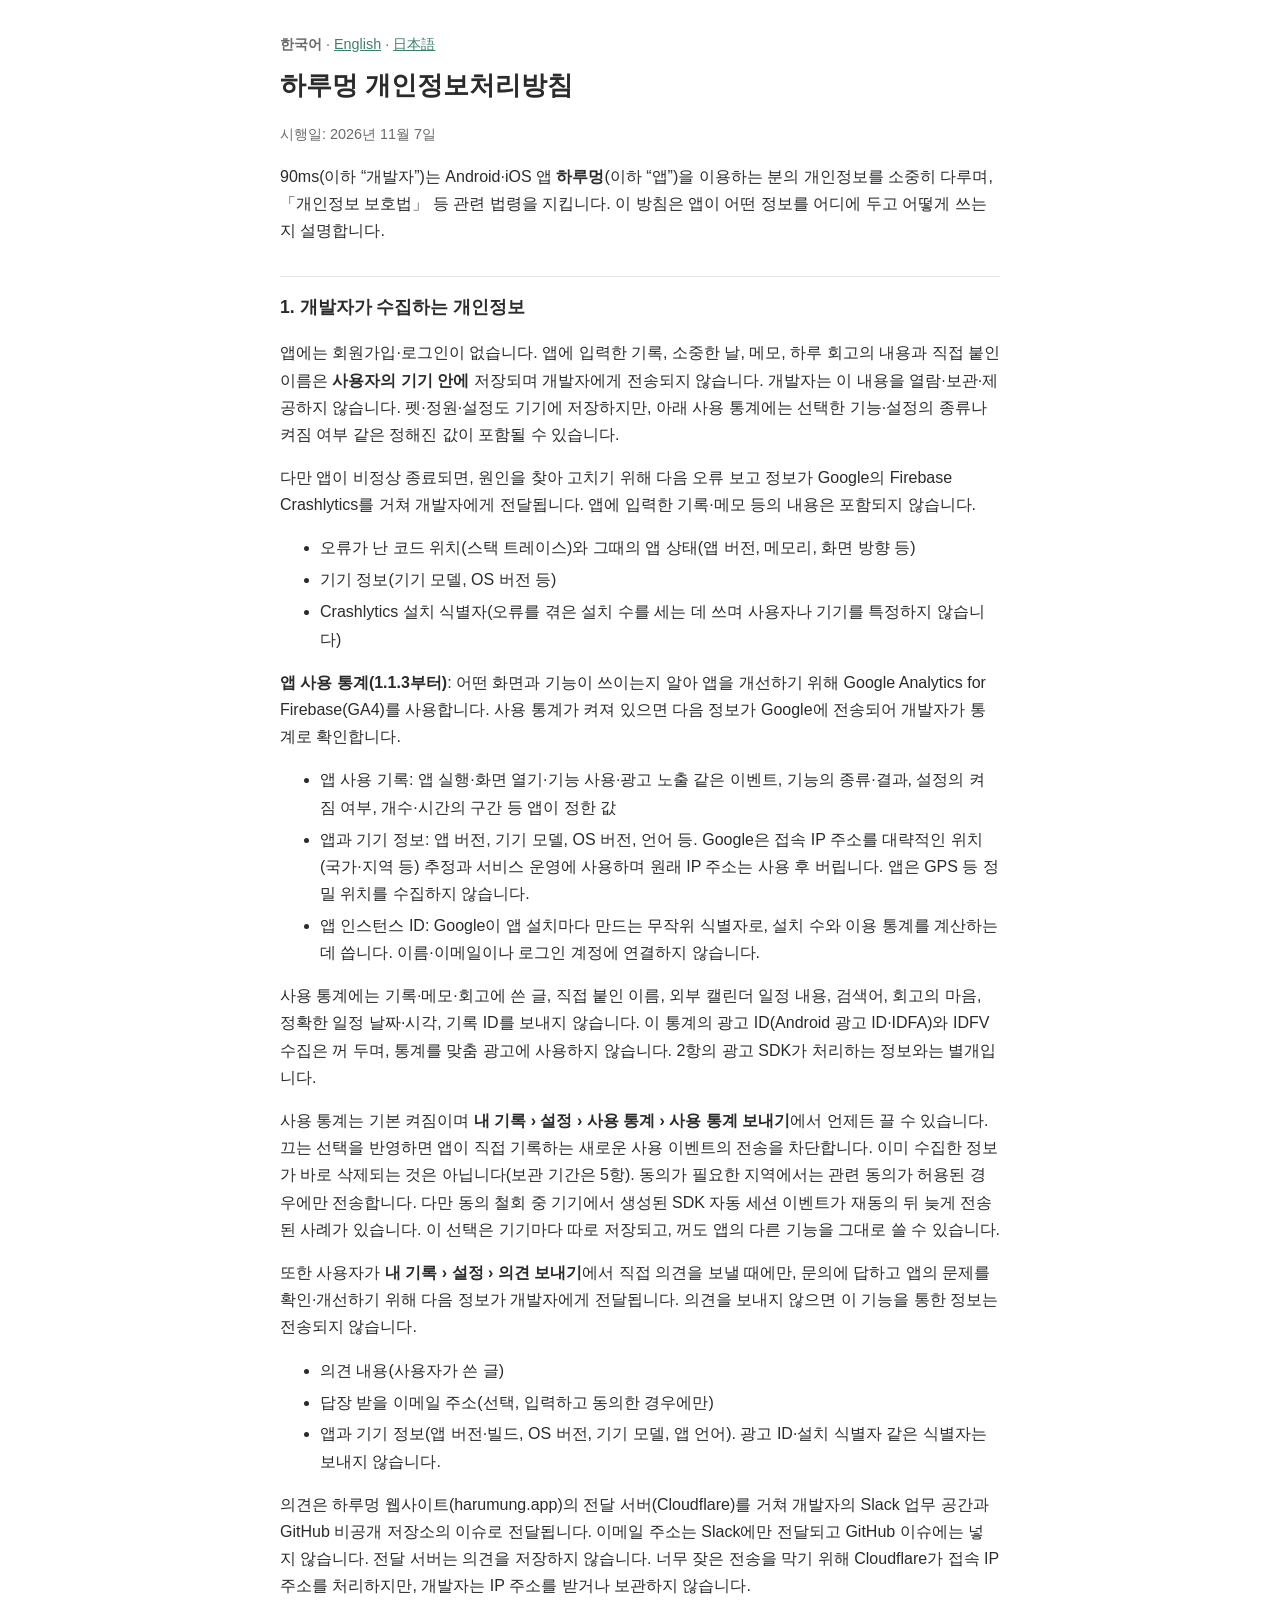
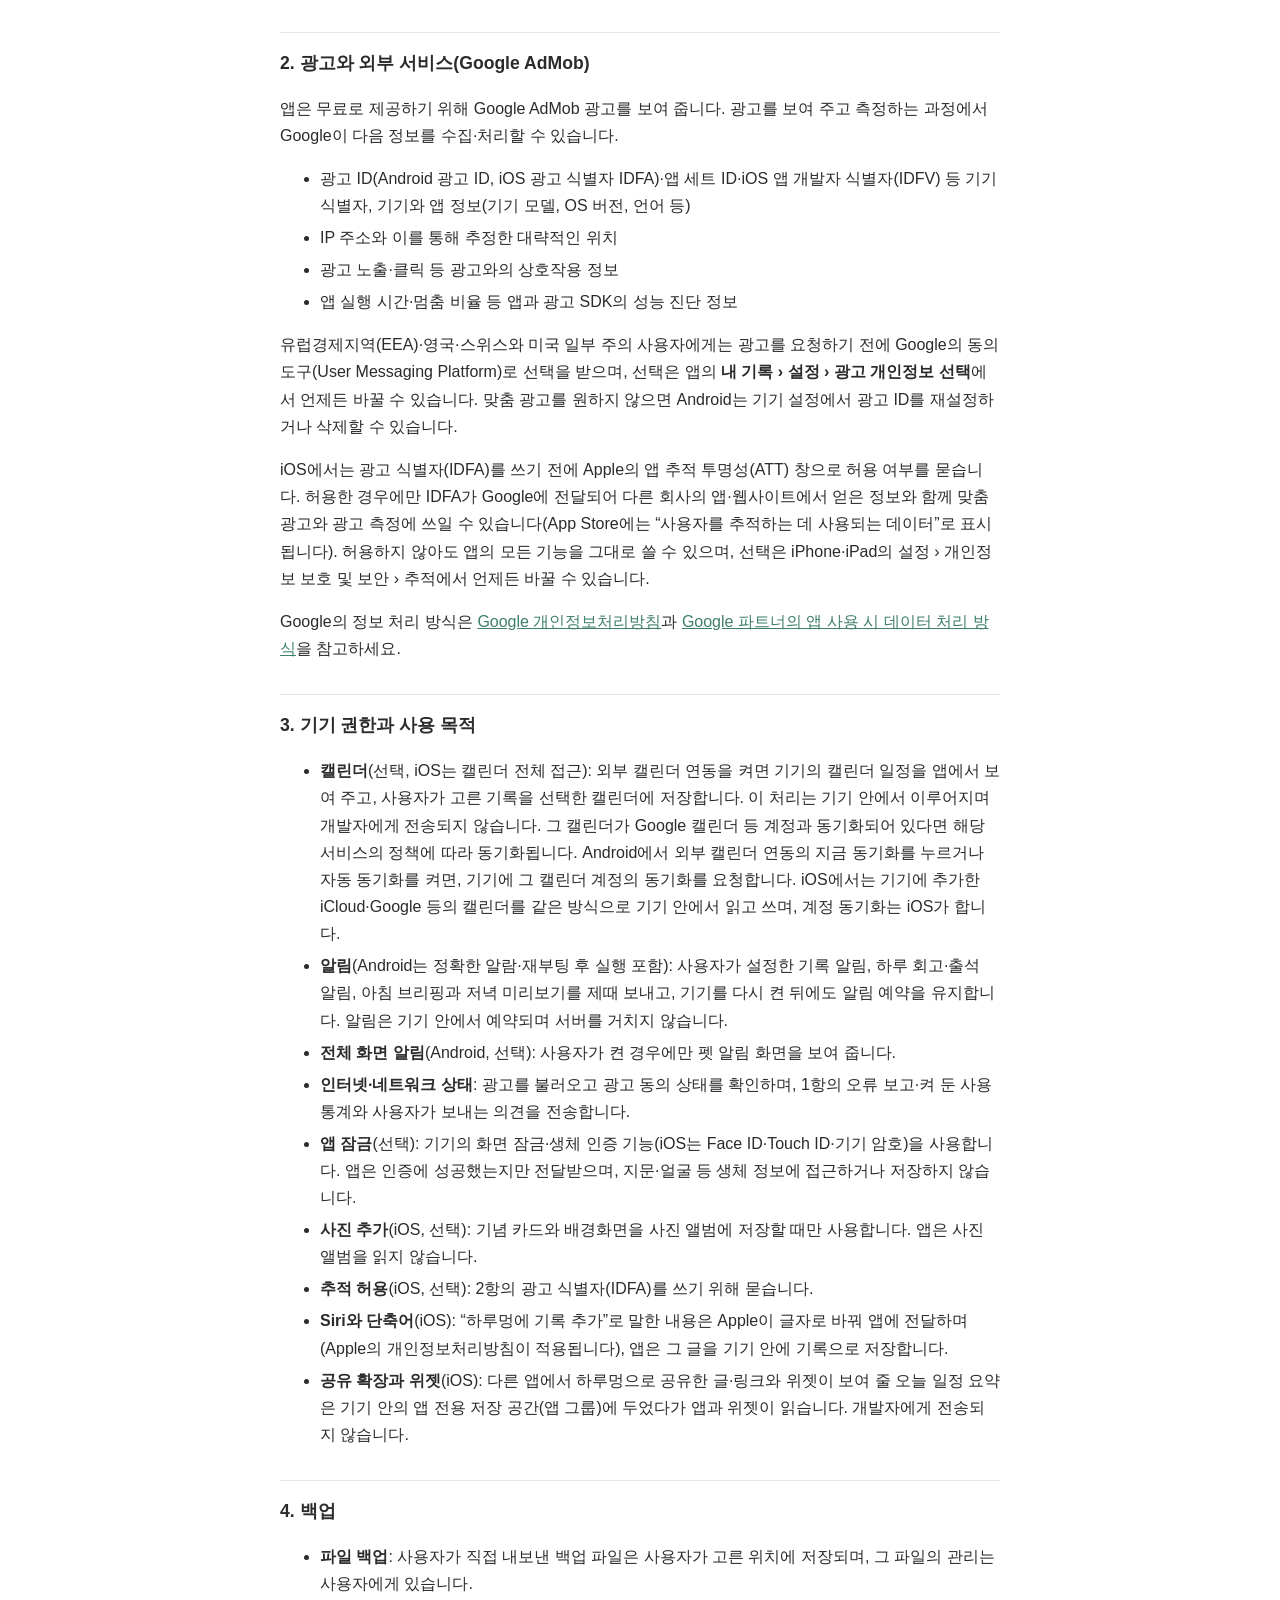
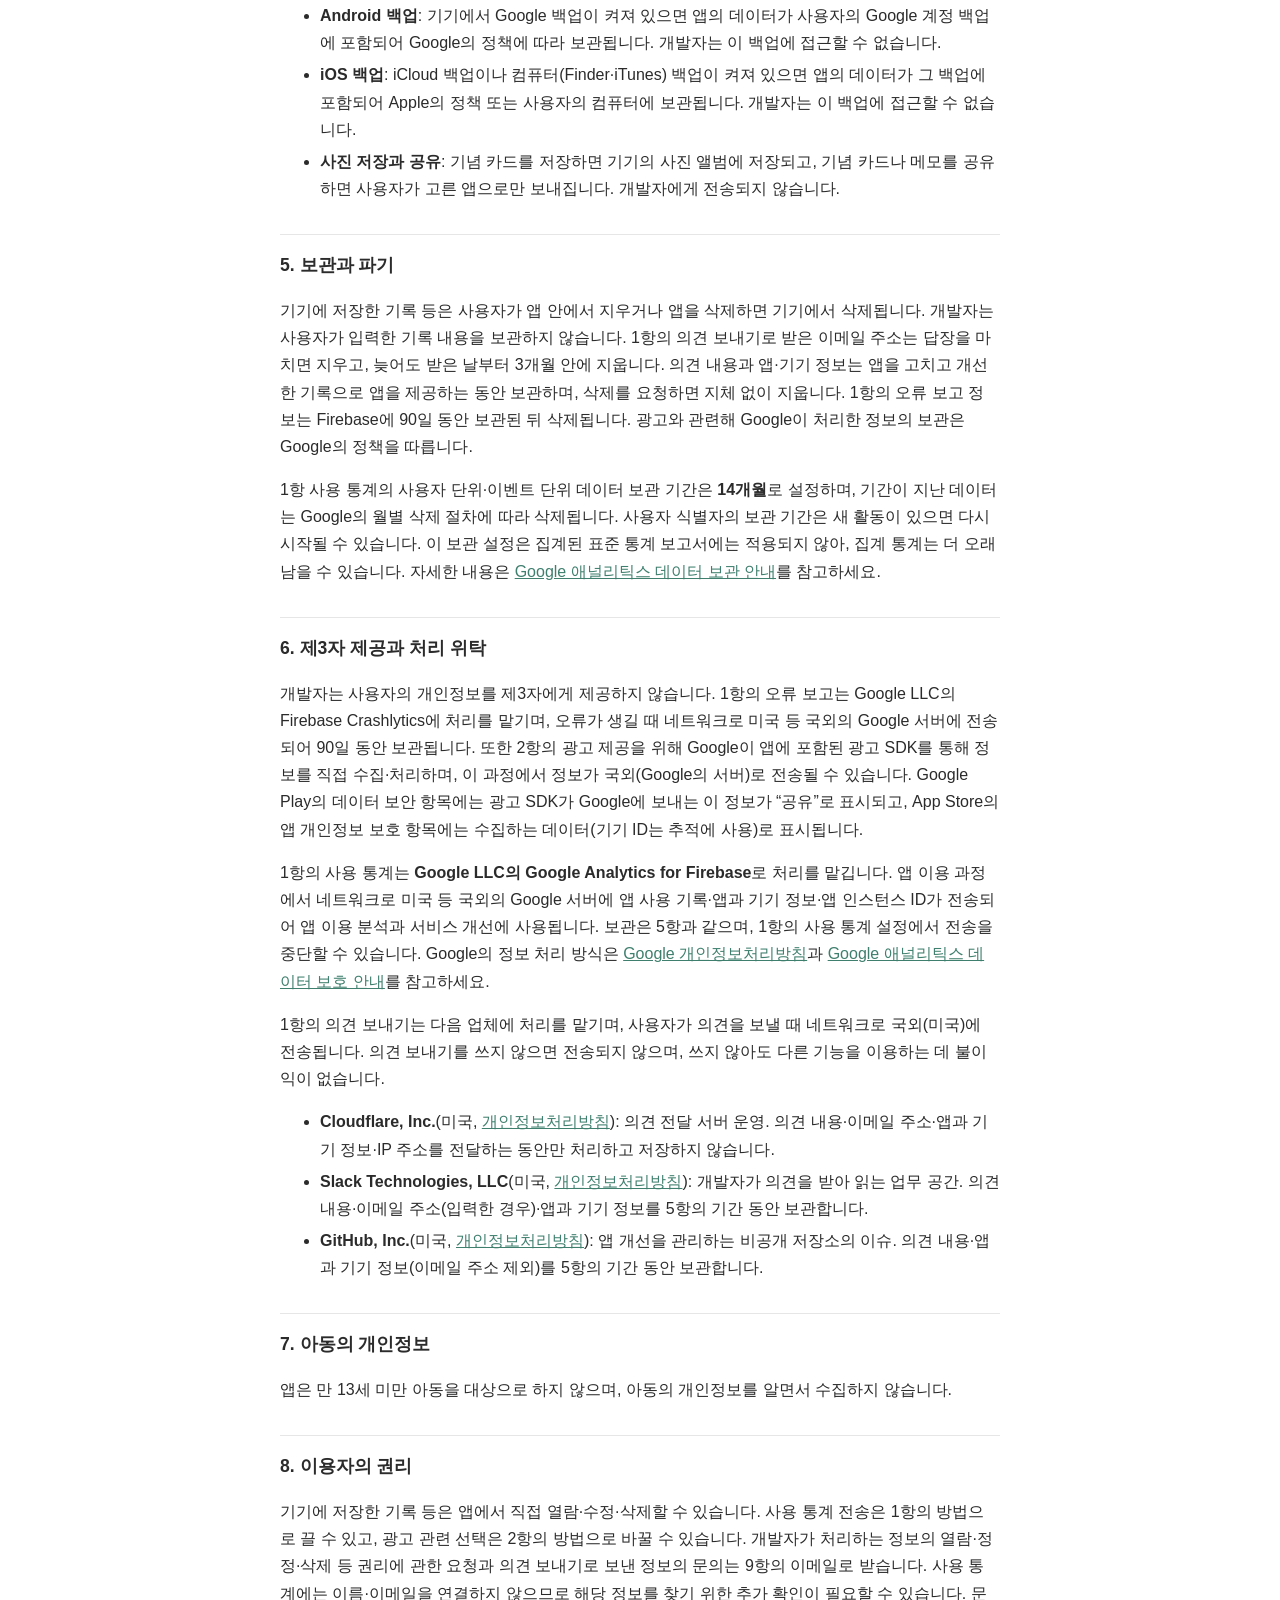
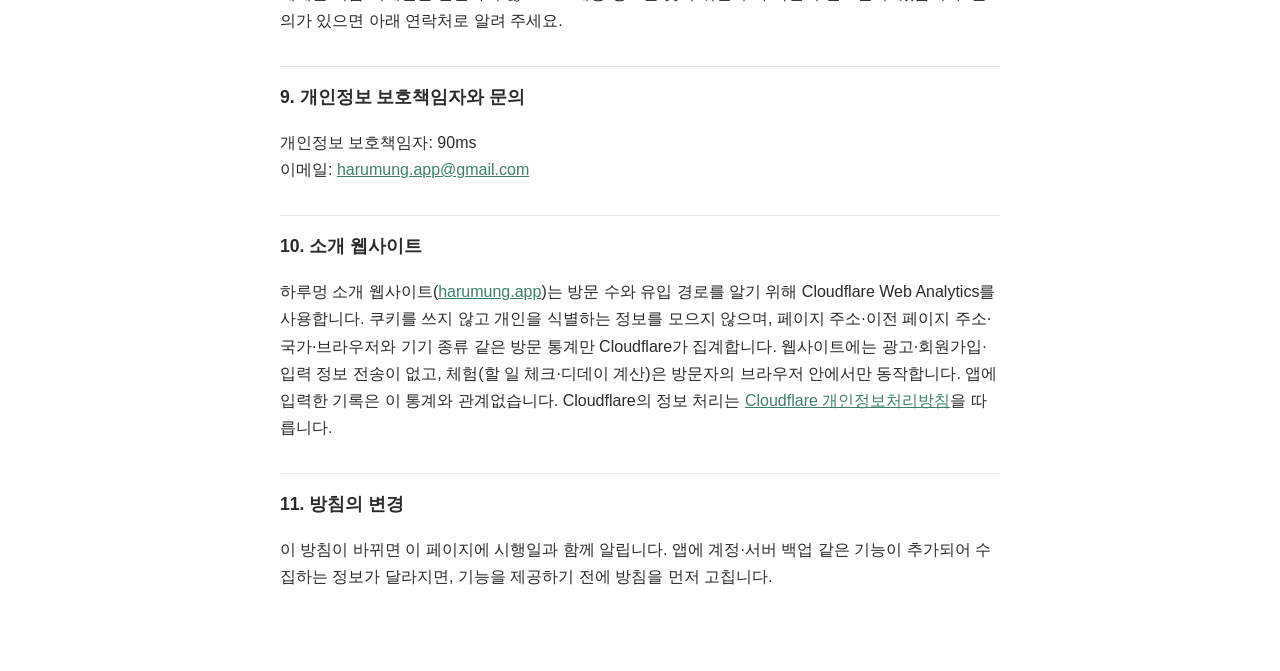
<file: index.html>
<!doctype html>
<html lang="ko">
<head>
<meta charset="utf-8">
<meta name="viewport" content="width=device-width, initial-scale=1">
<title>하루멍 개인정보처리방침</title>
<link rel="stylesheet" href="style.css">
</head>
<body>
<main>
<nav class="lang"><strong>한국어</strong> · <a href="en/">English</a> · <a href="ja/">日本語</a></nav>
<h1>하루멍 개인정보처리방침</h1>
<p class="meta">시행일: 2026년 11월 7일</p>

<p>90ms(이하 “개발자”)는 Android·iOS 앱 <strong>하루멍</strong>(이하 “앱”)을 이용하는 분의 개인정보를 소중히 다루며, 「개인정보 보호법」 등 관련 법령을 지킵니다. 이 방침은 앱이 어떤 정보를 어디에 두고 어떻게 쓰는지 설명합니다.</p>

<h2>1. 개발자가 수집하는 개인정보</h2>
<p>앱에는 회원가입·로그인이 없습니다. 앱에 입력한 기록, 소중한 날, 메모, 하루 회고의 내용과 직접 붙인 이름은 <strong>사용자의 기기 안에</strong> 저장되며 개발자에게 전송되지 않습니다. 개발자는 이 내용을 열람·보관·제공하지 않습니다. 펫·정원·설정도 기기에 저장하지만, 아래 사용 통계에는 선택한 기능·설정의 종류나 켜짐 여부 같은 정해진 값이 포함될 수 있습니다.</p>
<p>다만 앱이 비정상 종료되면, 원인을 찾아 고치기 위해 다음 오류 보고 정보가 Google의 Firebase Crashlytics를 거쳐 개발자에게 전달됩니다. 앱에 입력한 기록·메모 등의 내용은 포함되지 않습니다.</p>
<ul>
<li>오류가 난 코드 위치(스택 트레이스)와 그때의 앱 상태(앱 버전, 메모리, 화면 방향 등)</li>
<li>기기 정보(기기 모델, OS 버전 등)</li>
<li>Crashlytics 설치 식별자(오류를 겪은 설치 수를 세는 데 쓰며 사용자나 기기를 특정하지 않습니다)</li>
</ul>

<p><strong>앱 사용 통계(1.1.3부터)</strong>: 어떤 화면과 기능이 쓰이는지 알아 앱을 개선하기 위해 Google Analytics for Firebase(GA4)를 사용합니다. 사용 통계가 켜져 있으면 다음 정보가 Google에 전송되어 개발자가 통계로 확인합니다.</p>
<ul>
<li>앱 사용 기록: 앱 실행·화면 열기·기능 사용·광고 노출 같은 이벤트, 기능의 종류·결과, 설정의 켜짐 여부, 개수·시간의 구간 등 앱이 정한 값</li>
<li>앱과 기기 정보: 앱 버전, 기기 모델, OS 버전, 언어 등. Google은 접속 IP 주소를 대략적인 위치(국가·지역 등) 추정과 서비스 운영에 사용하며 원래 IP 주소는 사용 후 버립니다. 앱은 GPS 등 정밀 위치를 수집하지 않습니다.</li>
<li>앱 인스턴스 ID: Google이 앱 설치마다 만드는 무작위 식별자로, 설치 수와 이용 통계를 계산하는 데 씁니다. 이름·이메일이나 로그인 계정에 연결하지 않습니다.</li>
</ul>
<p>사용 통계에는 기록·메모·회고에 쓴 글, 직접 붙인 이름, 외부 캘린더 일정 내용, 검색어, 회고의 마음, 정확한 일정 날짜·시각, 기록 ID를 보내지 않습니다. 이 통계의 광고 ID(Android 광고 ID·IDFA)와 IDFV 수집은 꺼 두며, 통계를 맞춤 광고에 사용하지 않습니다. 2항의 광고 SDK가 처리하는 정보와는 별개입니다.</p>
<p>사용 통계는 기본 켜짐이며 <strong>내 기록 › 설정 › 사용 통계 › 사용 통계 보내기</strong>에서 언제든 끌 수 있습니다. 끄는 선택을 반영하면 앱이 직접 기록하는 새로운 사용 이벤트의 전송을 차단합니다. 이미 수집한 정보가 바로 삭제되는 것은 아닙니다(보관 기간은 5항). 동의가 필요한 지역에서는 관련 동의가 허용된 경우에만 전송합니다. 다만 동의 철회 중 기기에서 생성된 SDK 자동 세션 이벤트가 재동의 뒤 늦게 전송된 사례가 있습니다. 이 선택은 기기마다 따로 저장되고, 꺼도 앱의 다른 기능을 그대로 쓸 수 있습니다.</p>

<p>또한 사용자가 <strong>내 기록 › 설정 › 의견 보내기</strong>에서 직접 의견을 보낼 때에만, 문의에 답하고 앱의 문제를 확인·개선하기 위해 다음 정보가 개발자에게 전달됩니다. 의견을 보내지 않으면 이 기능을 통한 정보는 전송되지 않습니다.</p>
<ul>
<li>의견 내용(사용자가 쓴 글)</li>
<li>답장 받을 이메일 주소(선택, 입력하고 동의한 경우에만)</li>
<li>앱과 기기 정보(앱 버전·빌드, OS 버전, 기기 모델, 앱 언어). 광고 ID·설치 식별자 같은 식별자는 보내지 않습니다.</li>
</ul>
<p>의견은 하루멍 웹사이트(harumung.app)의 전달 서버(Cloudflare)를 거쳐 개발자의 Slack 업무 공간과 GitHub 비공개 저장소의 이슈로 전달됩니다. 이메일 주소는 Slack에만 전달되고 GitHub 이슈에는 넣지 않습니다. 전달 서버는 의견을 저장하지 않습니다. 너무 잦은 전송을 막기 위해 Cloudflare가 접속 IP 주소를 처리하지만, 개발자는 IP 주소를 받거나 보관하지 않습니다.</p>

<h2>2. 광고와 외부 서비스(Google AdMob)</h2>
<p>앱은 무료로 제공하기 위해 Google AdMob 광고를 보여 줍니다. 광고를 보여 주고 측정하는 과정에서 Google이 다음 정보를 수집·처리할 수 있습니다.</p>
<ul>
<li>광고 ID(Android 광고 ID, iOS 광고 식별자 IDFA)·앱 세트 ID·iOS 앱 개발자 식별자(IDFV) 등 기기 식별자, 기기와 앱 정보(기기 모델, OS 버전, 언어 등)</li>
<li>IP 주소와 이를 통해 추정한 대략적인 위치</li>
<li>광고 노출·클릭 등 광고와의 상호작용 정보</li>
<li>앱 실행 시간·멈춤 비율 등 앱과 광고 SDK의 성능 진단 정보</li>
</ul>
<p>유럽경제지역(EEA)·영국·스위스와 미국 일부 주의 사용자에게는 광고를 요청하기 전에 Google의 동의 도구(User Messaging Platform)로 선택을 받으며, 선택은 앱의 <strong>내 기록 › 설정 › 광고 개인정보 선택</strong>에서 언제든 바꿀 수 있습니다. 맞춤 광고를 원하지 않으면 Android는 기기 설정에서 광고 ID를 재설정하거나 삭제할 수 있습니다.</p>
<p>iOS에서는 광고 식별자(IDFA)를 쓰기 전에 Apple의 앱 추적 투명성(ATT) 창으로 허용 여부를 묻습니다. 허용한 경우에만 IDFA가 Google에 전달되어 다른 회사의 앱·웹사이트에서 얻은 정보와 함께 맞춤 광고와 광고 측정에 쓰일 수 있습니다(App Store에는 “사용자를 추적하는 데 사용되는 데이터”로 표시됩니다). 허용하지 않아도 앱의 모든 기능을 그대로 쓸 수 있으며, 선택은 iPhone·iPad의 설정 › 개인정보 보호 및 보안 › 추적에서 언제든 바꿀 수 있습니다.</p>
<p>Google의 정보 처리 방식은 <a href="https://policies.google.com/privacy">Google 개인정보처리방침</a>과 <a href="https://policies.google.com/technologies/partner-sites">Google 파트너의 앱 사용 시 데이터 처리 방식</a>을 참고하세요.</p>

<h2>3. 기기 권한과 사용 목적</h2>
<ul>
<li><strong>캘린더</strong>(선택, iOS는 캘린더 전체 접근): 외부 캘린더 연동을 켜면 기기의 캘린더 일정을 앱에서 보여 주고, 사용자가 고른 기록을 선택한 캘린더에 저장합니다. 이 처리는 기기 안에서 이루어지며 개발자에게 전송되지 않습니다. 그 캘린더가 Google 캘린더 등 계정과 동기화되어 있다면 해당 서비스의 정책에 따라 동기화됩니다. Android에서 외부 캘린더 연동의 지금 동기화를 누르거나 자동 동기화를 켜면, 기기에 그 캘린더 계정의 동기화를 요청합니다. iOS에서는 기기에 추가한 iCloud·Google 등의 캘린더를 같은 방식으로 기기 안에서 읽고 쓰며, 계정 동기화는 iOS가 합니다.</li>
<li><strong>알림</strong>(Android는 정확한 알람·재부팅 후 실행 포함): 사용자가 설정한 기록 알림, 하루 회고·출석 알림, 아침 브리핑과 저녁 미리보기를 제때 보내고, 기기를 다시 켠 뒤에도 알림 예약을 유지합니다. 알림은 기기 안에서 예약되며 서버를 거치지 않습니다.</li>
<li><strong>전체 화면 알림</strong>(Android, 선택): 사용자가 켠 경우에만 펫 알림 화면을 보여 줍니다.</li>
<li><strong>인터넷·네트워크 상태</strong>: 광고를 불러오고 광고 동의 상태를 확인하며, 1항의 오류 보고·켜 둔 사용 통계와 사용자가 보내는 의견을 전송합니다.</li>
<li><strong>앱 잠금</strong>(선택): 기기의 화면 잠금·생체 인증 기능(iOS는 Face ID·Touch ID·기기 암호)을 사용합니다. 앱은 인증에 성공했는지만 전달받으며, 지문·얼굴 등 생체 정보에 접근하거나 저장하지 않습니다.</li>
<li><strong>사진 추가</strong>(iOS, 선택): 기념 카드와 배경화면을 사진 앨범에 저장할 때만 사용합니다. 앱은 사진 앨범을 읽지 않습니다.</li>
<li><strong>추적 허용</strong>(iOS, 선택): 2항의 광고 식별자(IDFA)를 쓰기 위해 묻습니다.</li>
<li><strong>Siri와 단축어</strong>(iOS): “하루멍에 기록 추가”로 말한 내용은 Apple이 글자로 바꿔 앱에 전달하며(Apple의 개인정보처리방침이 적용됩니다), 앱은 그 글을 기기 안에 기록으로 저장합니다.</li>
<li><strong>공유 확장과 위젯</strong>(iOS): 다른 앱에서 하루멍으로 공유한 글·링크와 위젯이 보여 줄 오늘 일정 요약은 기기 안의 앱 전용 저장 공간(앱 그룹)에 두었다가 앱과 위젯이 읽습니다. 개발자에게 전송되지 않습니다.</li>
</ul>

<h2>4. 백업</h2>
<ul>
<li><strong>파일 백업</strong>: 사용자가 직접 내보낸 백업 파일은 사용자가 고른 위치에 저장되며, 그 파일의 관리는 사용자에게 있습니다.</li>
<li><strong>Android 백업</strong>: 기기에서 Google 백업이 켜져 있으면 앱의 데이터가 사용자의 Google 계정 백업에 포함되어 Google의 정책에 따라 보관됩니다. 개발자는 이 백업에 접근할 수 없습니다.</li>
<li><strong>iOS 백업</strong>: iCloud 백업이나 컴퓨터(Finder·iTunes) 백업이 켜져 있으면 앱의 데이터가 그 백업에 포함되어 Apple의 정책 또는 사용자의 컴퓨터에 보관됩니다. 개발자는 이 백업에 접근할 수 없습니다.</li>
<li><strong>사진 저장과 공유</strong>: 기념 카드를 저장하면 기기의 사진 앨범에 저장되고, 기념 카드나 메모를 공유하면 사용자가 고른 앱으로만 보내집니다. 개발자에게 전송되지 않습니다.</li>
</ul>

<h2>5. 보관과 파기</h2>
<p>기기에 저장한 기록 등은 사용자가 앱 안에서 지우거나 앱을 삭제하면 기기에서 삭제됩니다. 개발자는 사용자가 입력한 기록 내용을 보관하지 않습니다. 1항의 의견 보내기로 받은 이메일 주소는 답장을 마치면 지우고, 늦어도 받은 날부터 3개월 안에 지웁니다. 의견 내용과 앱·기기 정보는 앱을 고치고 개선한 기록으로 앱을 제공하는 동안 보관하며, 삭제를 요청하면 지체 없이 지웁니다. 1항의 오류 보고 정보는 Firebase에 90일 동안 보관된 뒤 삭제됩니다. 광고와 관련해 Google이 처리한 정보의 보관은 Google의 정책을 따릅니다.</p>
<p>1항 사용 통계의 사용자 단위·이벤트 단위 데이터 보관 기간은 <strong>14개월</strong>로 설정하며, 기간이 지난 데이터는 Google의 월별 삭제 절차에 따라 삭제됩니다. 사용자 식별자의 보관 기간은 새 활동이 있으면 다시 시작될 수 있습니다. 이 보관 설정은 집계된 표준 통계 보고서에는 적용되지 않아, 집계 통계는 더 오래 남을 수 있습니다. 자세한 내용은 <a href="https://support.google.com/analytics/answer/7667196?hl=ko">Google 애널리틱스 데이터 보관 안내</a>를 참고하세요.</p>

<h2>6. 제3자 제공과 처리 위탁</h2>
<p>개발자는 사용자의 개인정보를 제3자에게 제공하지 않습니다. 1항의 오류 보고는 Google LLC의 Firebase Crashlytics에 처리를 맡기며, 오류가 생길 때 네트워크로 미국 등 국외의 Google 서버에 전송되어 90일 동안 보관됩니다. 또한 2항의 광고 제공을 위해 Google이 앱에 포함된 광고 SDK를 통해 정보를 직접 수집·처리하며, 이 과정에서 정보가 국외(Google의 서버)로 전송될 수 있습니다. Google Play의 데이터 보안 항목에는 광고 SDK가 Google에 보내는 이 정보가 “공유”로 표시되고, App Store의 앱 개인정보 보호 항목에는 수집하는 데이터(기기 ID는 추적에 사용)로 표시됩니다.</p>
<p>1항의 사용 통계는 <strong>Google LLC의 Google Analytics for Firebase</strong>로 처리를 맡깁니다. 앱 이용 과정에서 네트워크로 미국 등 국외의 Google 서버에 앱 사용 기록·앱과 기기 정보·앱 인스턴스 ID가 전송되어 앱 이용 분석과 서비스 개선에 사용됩니다. 보관은 5항과 같으며, 1항의 사용 통계 설정에서 전송을 중단할 수 있습니다. Google의 정보 처리 방식은 <a href="https://policies.google.com/privacy">Google 개인정보처리방침</a>과 <a href="https://support.google.com/analytics/answer/6004245?hl=ko">Google 애널리틱스 데이터 보호 안내</a>를 참고하세요.</p>
<p>1항의 의견 보내기는 다음 업체에 처리를 맡기며, 사용자가 의견을 보낼 때 네트워크로 국외(미국)에 전송됩니다. 의견 보내기를 쓰지 않으면 전송되지 않으며, 쓰지 않아도 다른 기능을 이용하는 데 불이익이 없습니다.</p>
<ul>
<li><strong>Cloudflare, Inc.</strong>(미국, <a href="https://www.cloudflare.com/privacypolicy/">개인정보처리방침</a>): 의견 전달 서버 운영. 의견 내용·이메일 주소·앱과 기기 정보·IP 주소를 전달하는 동안만 처리하고 저장하지 않습니다.</li>
<li><strong>Slack Technologies, LLC</strong>(미국, <a href="https://slack.com/trust/privacy/privacy-policy">개인정보처리방침</a>): 개발자가 의견을 받아 읽는 업무 공간. 의견 내용·이메일 주소(입력한 경우)·앱과 기기 정보를 5항의 기간 동안 보관합니다.</li>
<li><strong>GitHub, Inc.</strong>(미국, <a href="https://docs.github.com/site-policy/privacy-policies/github-general-privacy-statement">개인정보처리방침</a>): 앱 개선을 관리하는 비공개 저장소의 이슈. 의견 내용·앱과 기기 정보(이메일 주소 제외)를 5항의 기간 동안 보관합니다.</li>
</ul>

<h2>7. 아동의 개인정보</h2>
<p>앱은 만 13세 미만 아동을 대상으로 하지 않으며, 아동의 개인정보를 알면서 수집하지 않습니다.</p>

<h2>8. 이용자의 권리</h2>
<p>기기에 저장한 기록 등은 앱에서 직접 열람·수정·삭제할 수 있습니다. 사용 통계 전송은 1항의 방법으로 끌 수 있고, 광고 관련 선택은 2항의 방법으로 바꿀 수 있습니다. 개발자가 처리하는 정보의 열람·정정·삭제 등 권리에 관한 요청과 의견 보내기로 보낸 정보의 문의는 9항의 이메일로 받습니다. 사용 통계에는 이름·이메일을 연결하지 않으므로 해당 정보를 찾기 위한 추가 확인이 필요할 수 있습니다. 문의가 있으면 아래 연락처로 알려 주세요.</p>

<h2>9. 개인정보 보호책임자와 문의</h2>
<p>개인정보 보호책임자: 90ms<br>이메일: <a href="mailto:harumung.app@gmail.com">harumung.app@gmail.com</a></p>

<h2>10. 소개 웹사이트</h2>
<p>하루멍 소개 웹사이트(<a href="https://harumung.app">harumung.app</a>)는 방문 수와 유입 경로를 알기 위해 Cloudflare Web Analytics를 사용합니다. 쿠키를 쓰지 않고 개인을 식별하는 정보를 모으지 않으며, 페이지 주소·이전 페이지 주소·국가·브라우저와 기기 종류 같은 방문 통계만 Cloudflare가 집계합니다. 웹사이트에는 광고·회원가입·입력 정보 전송이 없고, 체험(할 일 체크·디데이 계산)은 방문자의 브라우저 안에서만 동작합니다. 앱에 입력한 기록은 이 통계와 관계없습니다. Cloudflare의 정보 처리는 <a href="https://www.cloudflare.com/privacypolicy/">Cloudflare 개인정보처리방침</a>을 따릅니다.</p>

<h2>11. 방침의 변경</h2>
<p>이 방침이 바뀌면 이 페이지에 시행일과 함께 알립니다. 앱에 계정·서버 백업 같은 기능이 추가되어 수집하는 정보가 달라지면, 기능을 제공하기 전에 방침을 먼저 고칩니다.</p>
</main>
</body>
</html>
</file>
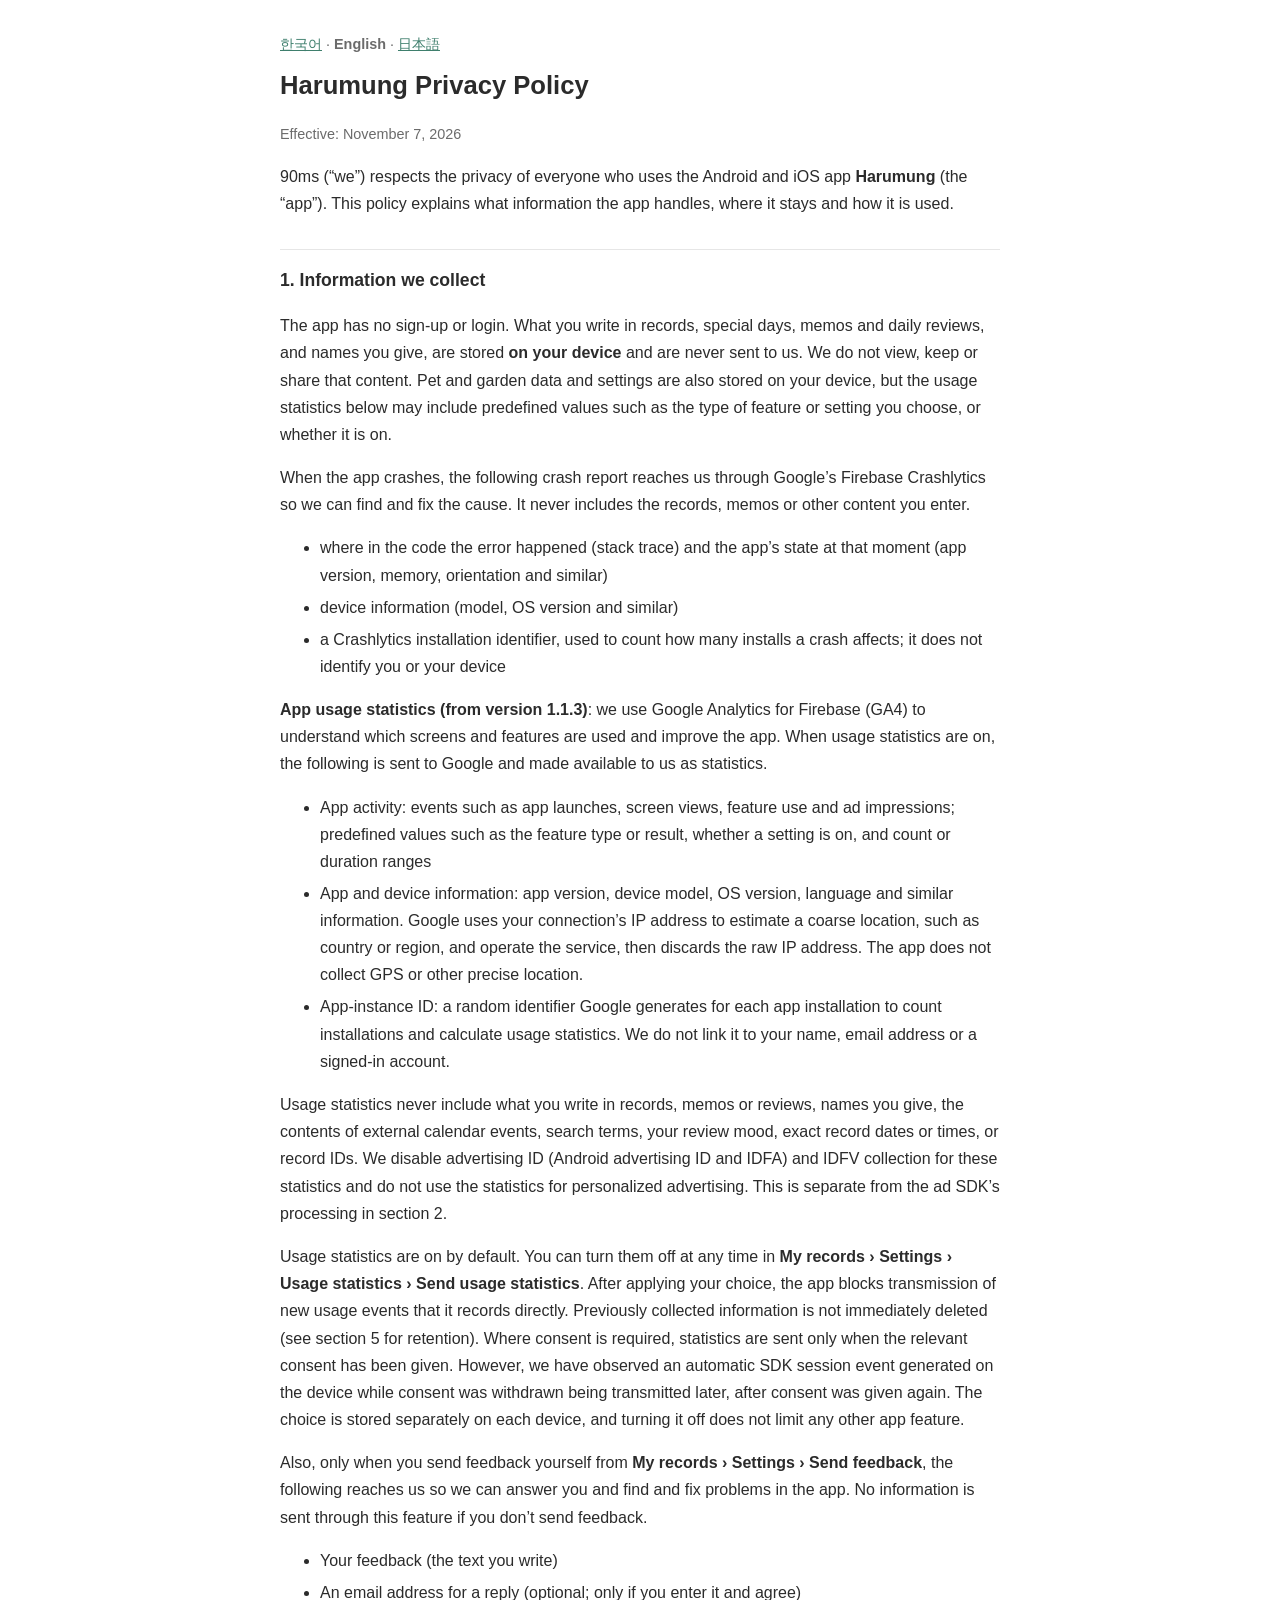
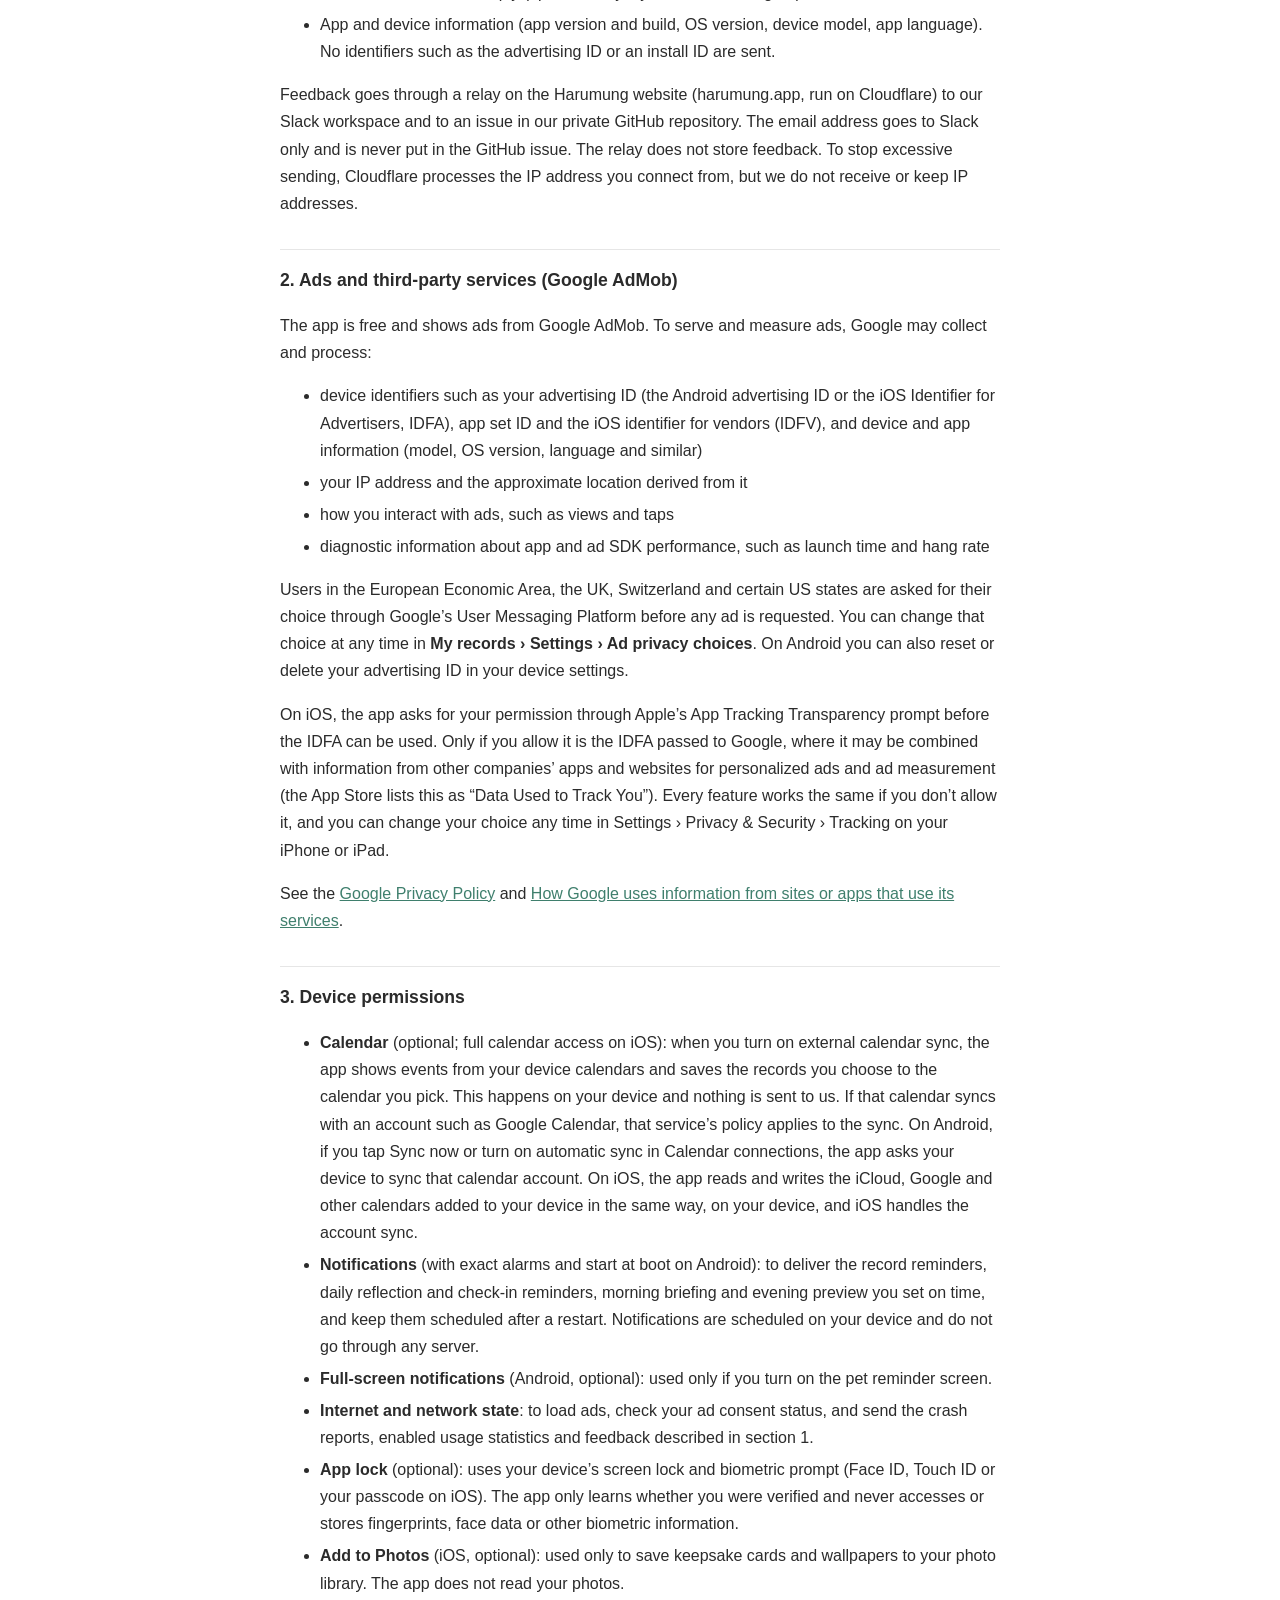
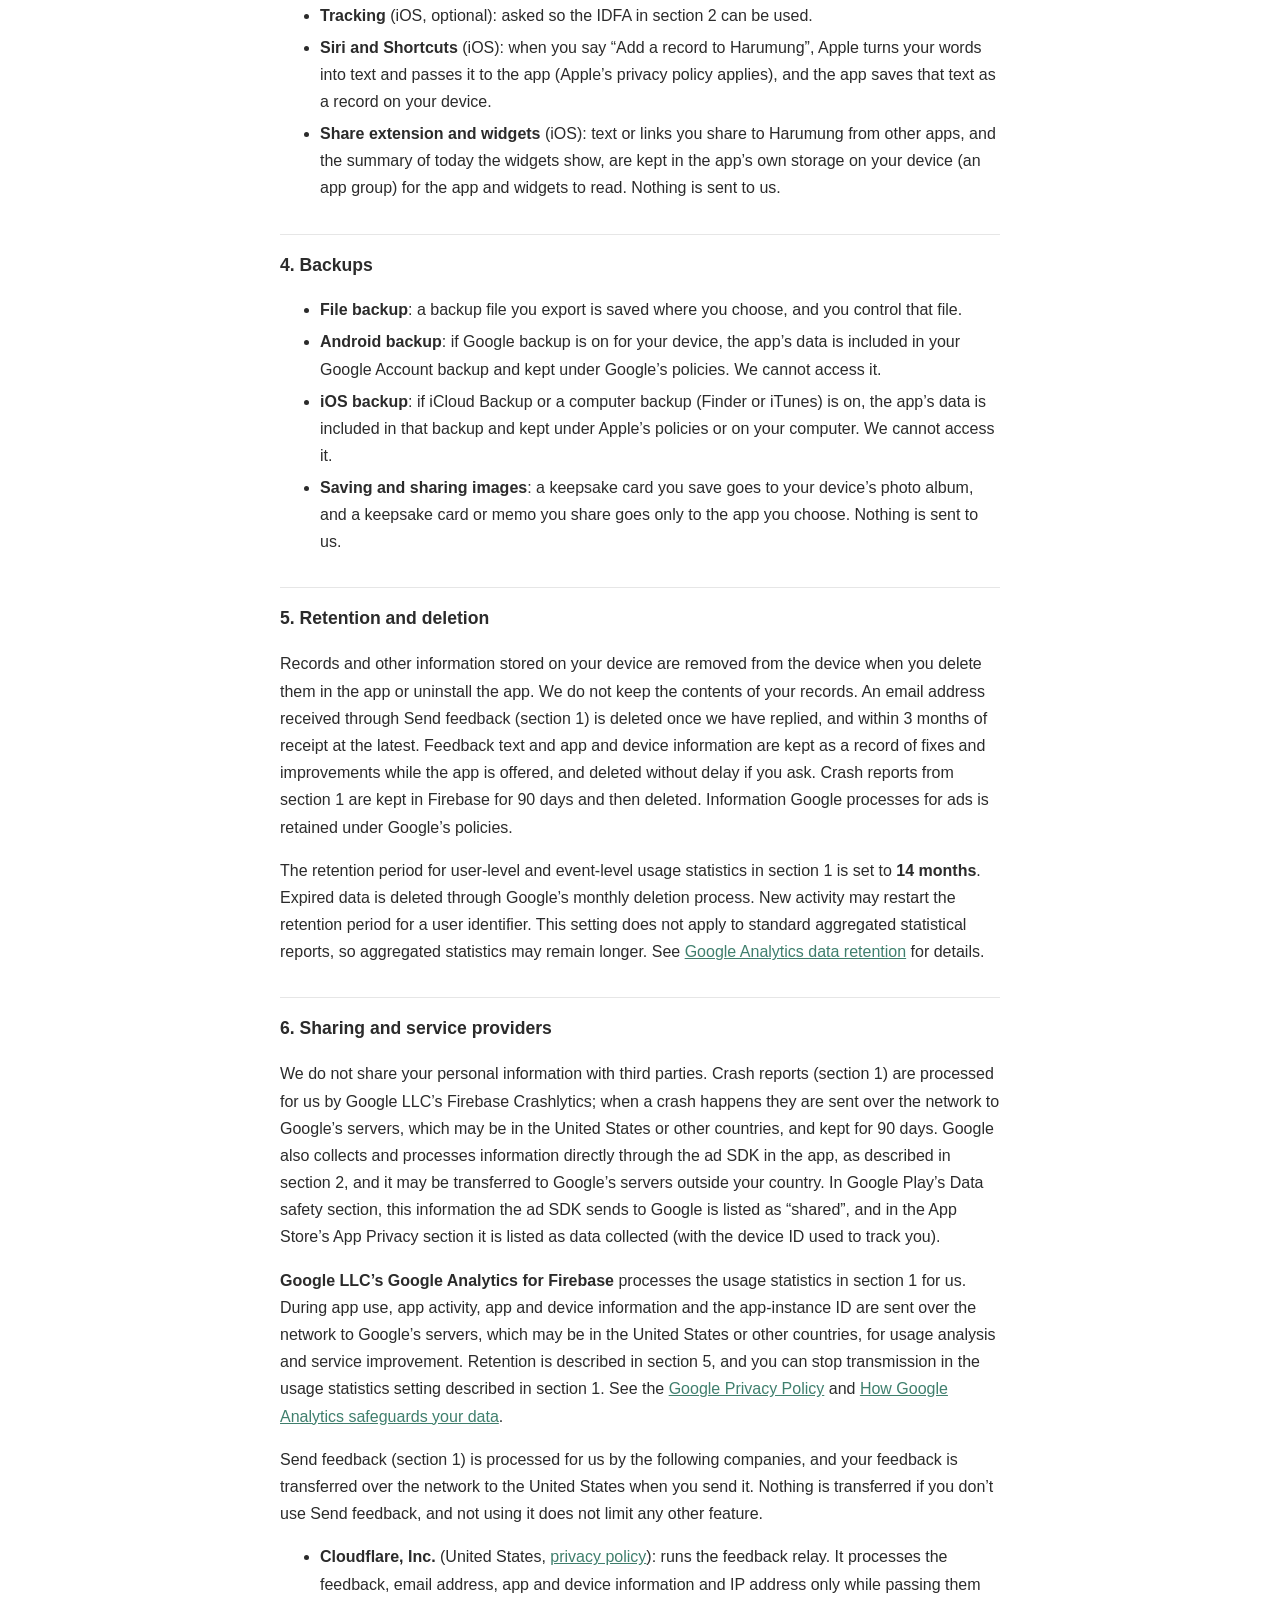
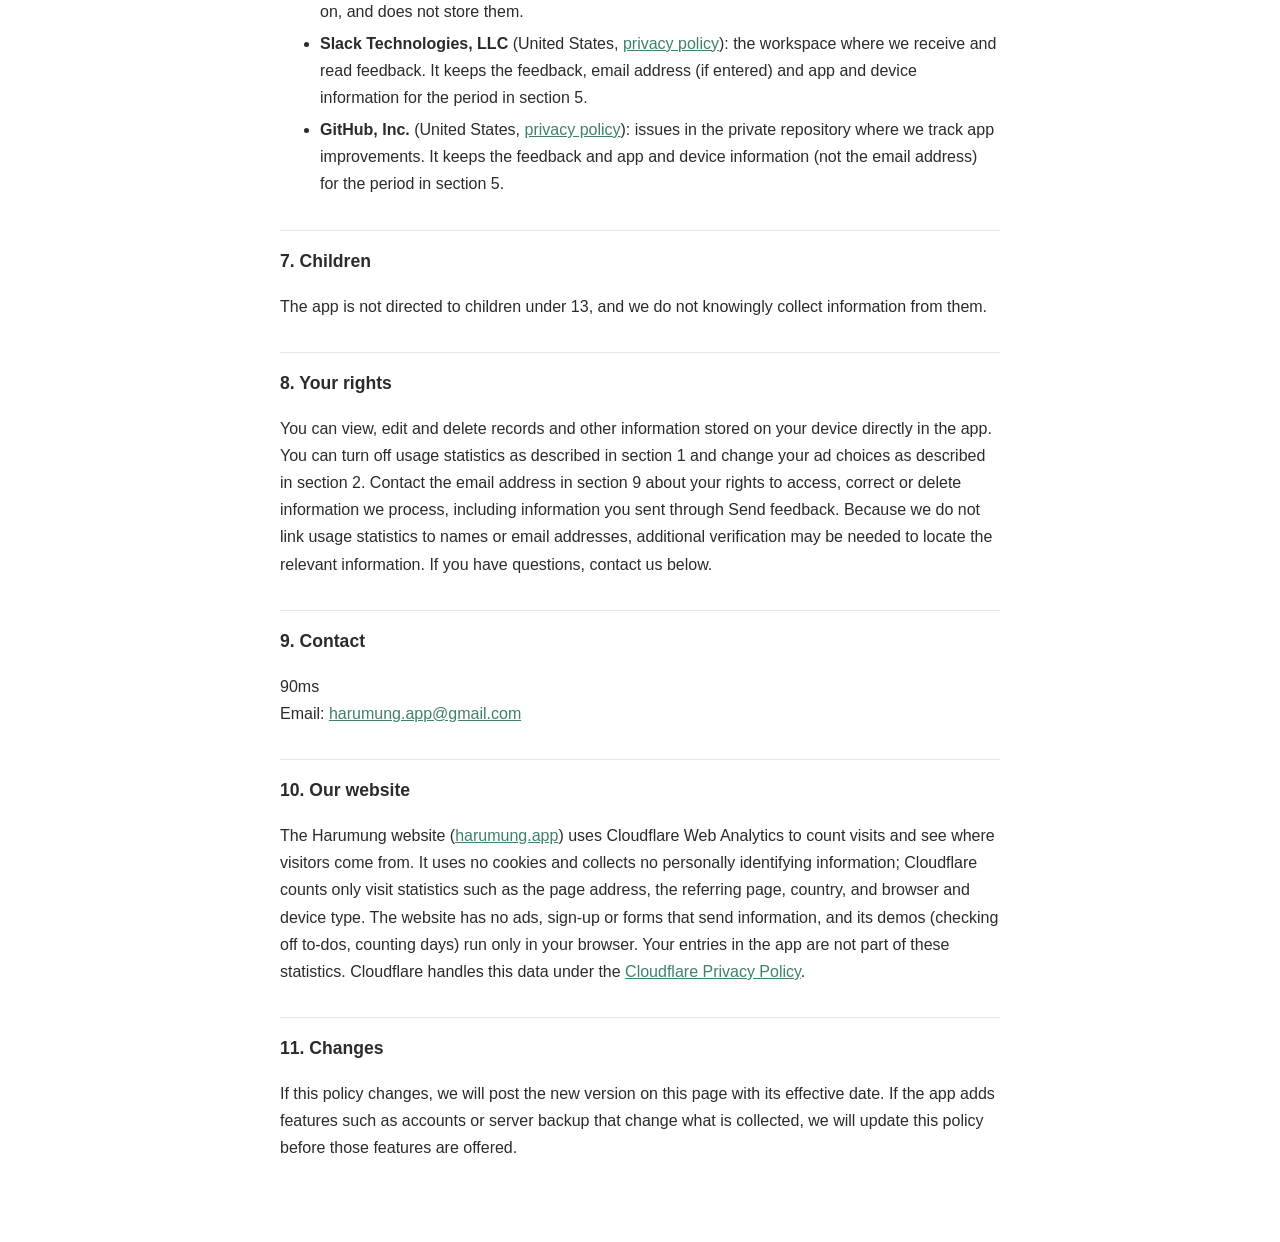
<file: en/index.html>
<!doctype html>
<html lang="en">
<head>
<meta charset="utf-8">
<meta name="viewport" content="width=device-width, initial-scale=1">
<title>Harumung Privacy Policy</title>
<link rel="stylesheet" href="../style.css">
</head>
<body>
<main>
<nav class="lang"><a href="../">한국어</a> · <strong>English</strong> · <a href="../ja/">日本語</a></nav>
<h1>Harumung Privacy Policy</h1>
<p class="meta">Effective: November 7, 2026</p>

<p>90ms (“we”) respects the privacy of everyone who uses the Android and iOS app <strong>Harumung</strong> (the “app”). This policy explains what information the app handles, where it stays and how it is used.</p>

<h2>1. Information we collect</h2>
<p>The app has no sign-up or login. What you write in records, special days, memos and daily reviews, and names you give, are stored <strong>on your device</strong> and are never sent to us. We do not view, keep or share that content. Pet and garden data and settings are also stored on your device, but the usage statistics below may include predefined values such as the type of feature or setting you choose, or whether it is on.</p>
<p>When the app crashes, the following crash report reaches us through Google’s Firebase Crashlytics so we can find and fix the cause. It never includes the records, memos or other content you enter.</p>
<ul>
<li>where in the code the error happened (stack trace) and the app’s state at that moment (app version, memory, orientation and similar)</li>
<li>device information (model, OS version and similar)</li>
<li>a Crashlytics installation identifier, used to count how many installs a crash affects; it does not identify you or your device</li>
</ul>

<p><strong>App usage statistics (from version 1.1.3)</strong>: we use Google Analytics for Firebase (GA4) to understand which screens and features are used and improve the app. When usage statistics are on, the following is sent to Google and made available to us as statistics.</p>
<ul>
<li>App activity: events such as app launches, screen views, feature use and ad impressions; predefined values such as the feature type or result, whether a setting is on, and count or duration ranges</li>
<li>App and device information: app version, device model, OS version, language and similar information. Google uses your connection’s IP address to estimate a coarse location, such as country or region, and operate the service, then discards the raw IP address. The app does not collect GPS or other precise location.</li>
<li>App-instance ID: a random identifier Google generates for each app installation to count installations and calculate usage statistics. We do not link it to your name, email address or a signed-in account.</li>
</ul>
<p>Usage statistics never include what you write in records, memos or reviews, names you give, the contents of external calendar events, search terms, your review mood, exact record dates or times, or record IDs. We disable advertising ID (Android advertising ID and IDFA) and IDFV collection for these statistics and do not use the statistics for personalized advertising. This is separate from the ad SDK’s processing in section 2.</p>
<p>Usage statistics are on by default. You can turn them off at any time in <strong>My records › Settings › Usage statistics › Send usage statistics</strong>. After applying your choice, the app blocks transmission of new usage events that it records directly. Previously collected information is not immediately deleted (see section 5 for retention). Where consent is required, statistics are sent only when the relevant consent has been given. However, we have observed an automatic SDK session event generated on the device while consent was withdrawn being transmitted later, after consent was given again. The choice is stored separately on each device, and turning it off does not limit any other app feature.</p>

<p>Also, only when you send feedback yourself from <strong>My records › Settings › Send feedback</strong>, the following reaches us so we can answer you and find and fix problems in the app. No information is sent through this feature if you don’t send feedback.</p>
<ul>
<li>Your feedback (the text you write)</li>
<li>An email address for a reply (optional; only if you enter it and agree)</li>
<li>App and device information (app version and build, OS version, device model, app language). No identifiers such as the advertising ID or an install ID are sent.</li>
</ul>
<p>Feedback goes through a relay on the Harumung website (harumung.app, run on Cloudflare) to our Slack workspace and to an issue in our private GitHub repository. The email address goes to Slack only and is never put in the GitHub issue. The relay does not store feedback. To stop excessive sending, Cloudflare processes the IP address you connect from, but we do not receive or keep IP addresses.</p>

<h2>2. Ads and third-party services (Google AdMob)</h2>
<p>The app is free and shows ads from Google AdMob. To serve and measure ads, Google may collect and process:</p>
<ul>
<li>device identifiers such as your advertising ID (the Android advertising ID or the iOS Identifier for Advertisers, IDFA), app set ID and the iOS identifier for vendors (IDFV), and device and app information (model, OS version, language and similar)</li>
<li>your IP address and the approximate location derived from it</li>
<li>how you interact with ads, such as views and taps</li>
<li>diagnostic information about app and ad SDK performance, such as launch time and hang rate</li>
</ul>
<p>Users in the European Economic Area, the UK, Switzerland and certain US states are asked for their choice through Google’s User Messaging Platform before any ad is requested. You can change that choice at any time in <strong>My records › Settings › Ad privacy choices</strong>. On Android you can also reset or delete your advertising ID in your device settings.</p>
<p>On iOS, the app asks for your permission through Apple’s App Tracking Transparency prompt before the IDFA can be used. Only if you allow it is the IDFA passed to Google, where it may be combined with information from other companies’ apps and websites for personalized ads and ad measurement (the App Store lists this as “Data Used to Track You”). Every feature works the same if you don’t allow it, and you can change your choice any time in Settings › Privacy &amp; Security › Tracking on your iPhone or iPad.</p>
<p>See the <a href="https://policies.google.com/privacy">Google Privacy Policy</a> and <a href="https://policies.google.com/technologies/partner-sites">How Google uses information from sites or apps that use its services</a>.</p>

<h2>3. Device permissions</h2>
<ul>
<li><strong>Calendar</strong> (optional; full calendar access on iOS): when you turn on external calendar sync, the app shows events from your device calendars and saves the records you choose to the calendar you pick. This happens on your device and nothing is sent to us. If that calendar syncs with an account such as Google Calendar, that service’s policy applies to the sync. On Android, if you tap Sync now or turn on automatic sync in Calendar connections, the app asks your device to sync that calendar account. On iOS, the app reads and writes the iCloud, Google and other calendars added to your device in the same way, on your device, and iOS handles the account sync.</li>
<li><strong>Notifications</strong> (with exact alarms and start at boot on Android): to deliver the record reminders, daily reflection and check-in reminders, morning briefing and evening preview you set on time, and keep them scheduled after a restart. Notifications are scheduled on your device and do not go through any server.</li>
<li><strong>Full-screen notifications</strong> (Android, optional): used only if you turn on the pet reminder screen.</li>
<li><strong>Internet and network state</strong>: to load ads, check your ad consent status, and send the crash reports, enabled usage statistics and feedback described in section 1.</li>
<li><strong>App lock</strong> (optional): uses your device’s screen lock and biometric prompt (Face ID, Touch ID or your passcode on iOS). The app only learns whether you were verified and never accesses or stores fingerprints, face data or other biometric information.</li>
<li><strong>Add to Photos</strong> (iOS, optional): used only to save keepsake cards and wallpapers to your photo library. The app does not read your photos.</li>
<li><strong>Tracking</strong> (iOS, optional): asked so the IDFA in section 2 can be used.</li>
<li><strong>Siri and Shortcuts</strong> (iOS): when you say “Add a record to Harumung”, Apple turns your words into text and passes it to the app (Apple’s privacy policy applies), and the app saves that text as a record on your device.</li>
<li><strong>Share extension and widgets</strong> (iOS): text or links you share to Harumung from other apps, and the summary of today the widgets show, are kept in the app’s own storage on your device (an app group) for the app and widgets to read. Nothing is sent to us.</li>
</ul>

<h2>4. Backups</h2>
<ul>
<li><strong>File backup</strong>: a backup file you export is saved where you choose, and you control that file.</li>
<li><strong>Android backup</strong>: if Google backup is on for your device, the app’s data is included in your Google Account backup and kept under Google’s policies. We cannot access it.</li>
<li><strong>iOS backup</strong>: if iCloud Backup or a computer backup (Finder or iTunes) is on, the app’s data is included in that backup and kept under Apple’s policies or on your computer. We cannot access it.</li>
<li><strong>Saving and sharing images</strong>: a keepsake card you save goes to your device’s photo album, and a keepsake card or memo you share goes only to the app you choose. Nothing is sent to us.</li>
</ul>

<h2>5. Retention and deletion</h2>
<p>Records and other information stored on your device are removed from the device when you delete them in the app or uninstall the app. We do not keep the contents of your records. An email address received through Send feedback (section 1) is deleted once we have replied, and within 3 months of receipt at the latest. Feedback text and app and device information are kept as a record of fixes and improvements while the app is offered, and deleted without delay if you ask. Crash reports from section 1 are kept in Firebase for 90 days and then deleted. Information Google processes for ads is retained under Google’s policies.</p>
<p>The retention period for user-level and event-level usage statistics in section 1 is set to <strong>14 months</strong>. Expired data is deleted through Google’s monthly deletion process. New activity may restart the retention period for a user identifier. This setting does not apply to standard aggregated statistical reports, so aggregated statistics may remain longer. See <a href="https://support.google.com/analytics/answer/7667196?hl=en">Google Analytics data retention</a> for details.</p>

<h2>6. Sharing and service providers</h2>
<p>We do not share your personal information with third parties. Crash reports (section 1) are processed for us by Google LLC’s Firebase Crashlytics; when a crash happens they are sent over the network to Google’s servers, which may be in the United States or other countries, and kept for 90 days. Google also collects and processes information directly through the ad SDK in the app, as described in section 2, and it may be transferred to Google’s servers outside your country. In Google Play’s Data safety section, this information the ad SDK sends to Google is listed as “shared”, and in the App Store’s App Privacy section it is listed as data collected (with the device ID used to track you).</p>
<p><strong>Google LLC’s Google Analytics for Firebase</strong> processes the usage statistics in section 1 for us. During app use, app activity, app and device information and the app-instance ID are sent over the network to Google’s servers, which may be in the United States or other countries, for usage analysis and service improvement. Retention is described in section 5, and you can stop transmission in the usage statistics setting described in section 1. See the <a href="https://policies.google.com/privacy">Google Privacy Policy</a> and <a href="https://support.google.com/analytics/answer/6004245?hl=en">How Google Analytics safeguards your data</a>.</p>
<p>Send feedback (section 1) is processed for us by the following companies, and your feedback is transferred over the network to the United States when you send it. Nothing is transferred if you don’t use Send feedback, and not using it does not limit any other feature.</p>
<ul>
<li><strong>Cloudflare, Inc.</strong> (United States, <a href="https://www.cloudflare.com/privacypolicy/">privacy policy</a>): runs the feedback relay. It processes the feedback, email address, app and device information and IP address only while passing them on, and does not store them.</li>
<li><strong>Slack Technologies, LLC</strong> (United States, <a href="https://slack.com/trust/privacy/privacy-policy">privacy policy</a>): the workspace where we receive and read feedback. It keeps the feedback, email address (if entered) and app and device information for the period in section 5.</li>
<li><strong>GitHub, Inc.</strong> (United States, <a href="https://docs.github.com/site-policy/privacy-policies/github-general-privacy-statement">privacy policy</a>): issues in the private repository where we track app improvements. It keeps the feedback and app and device information (not the email address) for the period in section 5.</li>
</ul>

<h2>7. Children</h2>
<p>The app is not directed to children under 13, and we do not knowingly collect information from them.</p>

<h2>8. Your rights</h2>
<p>You can view, edit and delete records and other information stored on your device directly in the app. You can turn off usage statistics as described in section 1 and change your ad choices as described in section 2. Contact the email address in section 9 about your rights to access, correct or delete information we process, including information you sent through Send feedback. Because we do not link usage statistics to names or email addresses, additional verification may be needed to locate the relevant information. If you have questions, contact us below.</p>

<h2>9. Contact</h2>
<p>90ms<br>Email: <a href="mailto:harumung.app@gmail.com">harumung.app@gmail.com</a></p>

<h2>10. Our website</h2>
<p>The Harumung website (<a href="https://harumung.app">harumung.app</a>) uses Cloudflare Web Analytics to count visits and see where visitors come from. It uses no cookies and collects no personally identifying information; Cloudflare counts only visit statistics such as the page address, the referring page, country, and browser and device type. The website has no ads, sign-up or forms that send information, and its demos (checking off to-dos, counting days) run only in your browser. Your entries in the app are not part of these statistics. Cloudflare handles this data under the <a href="https://www.cloudflare.com/privacypolicy/">Cloudflare Privacy Policy</a>.</p>

<h2>11. Changes</h2>
<p>If this policy changes, we will post the new version on this page with its effective date. If the app adds features such as accounts or server backup that change what is collected, we will update this policy before those features are offered.</p>
</main>
</body>
</html>
</file>
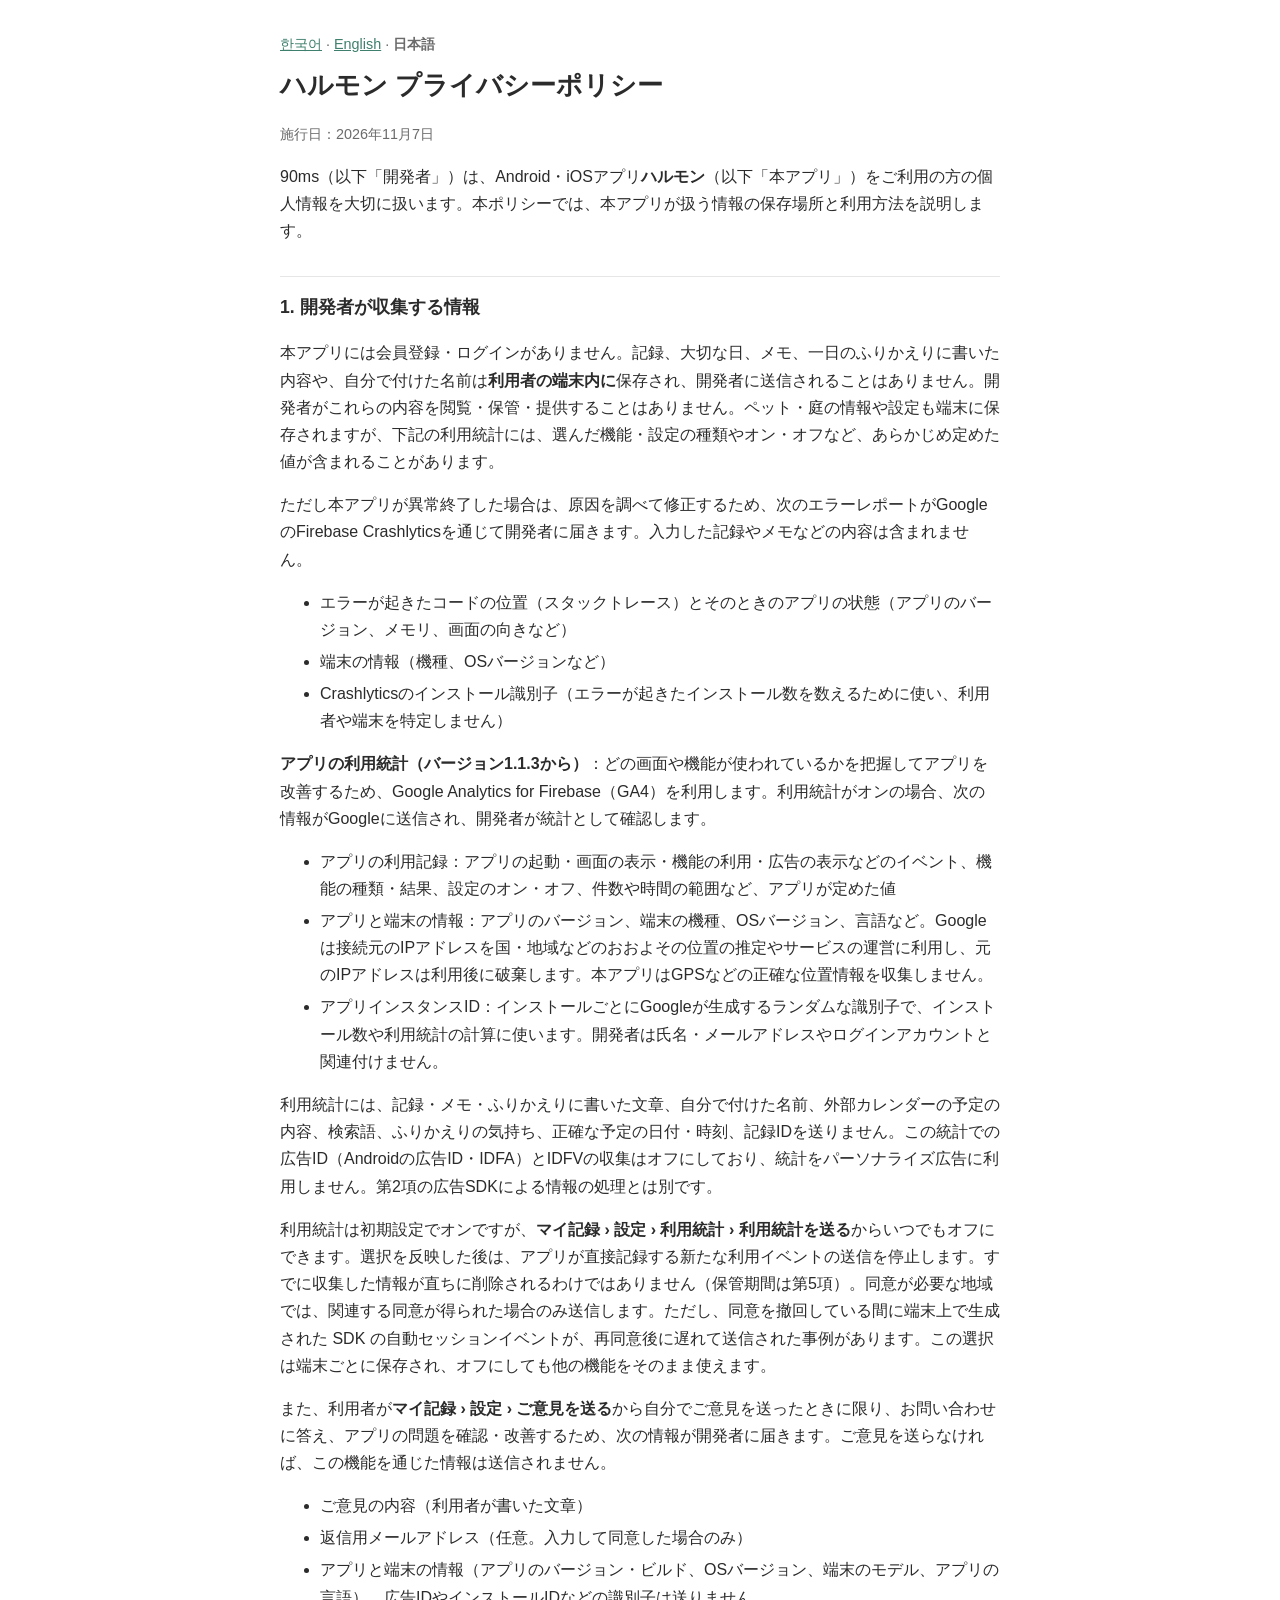
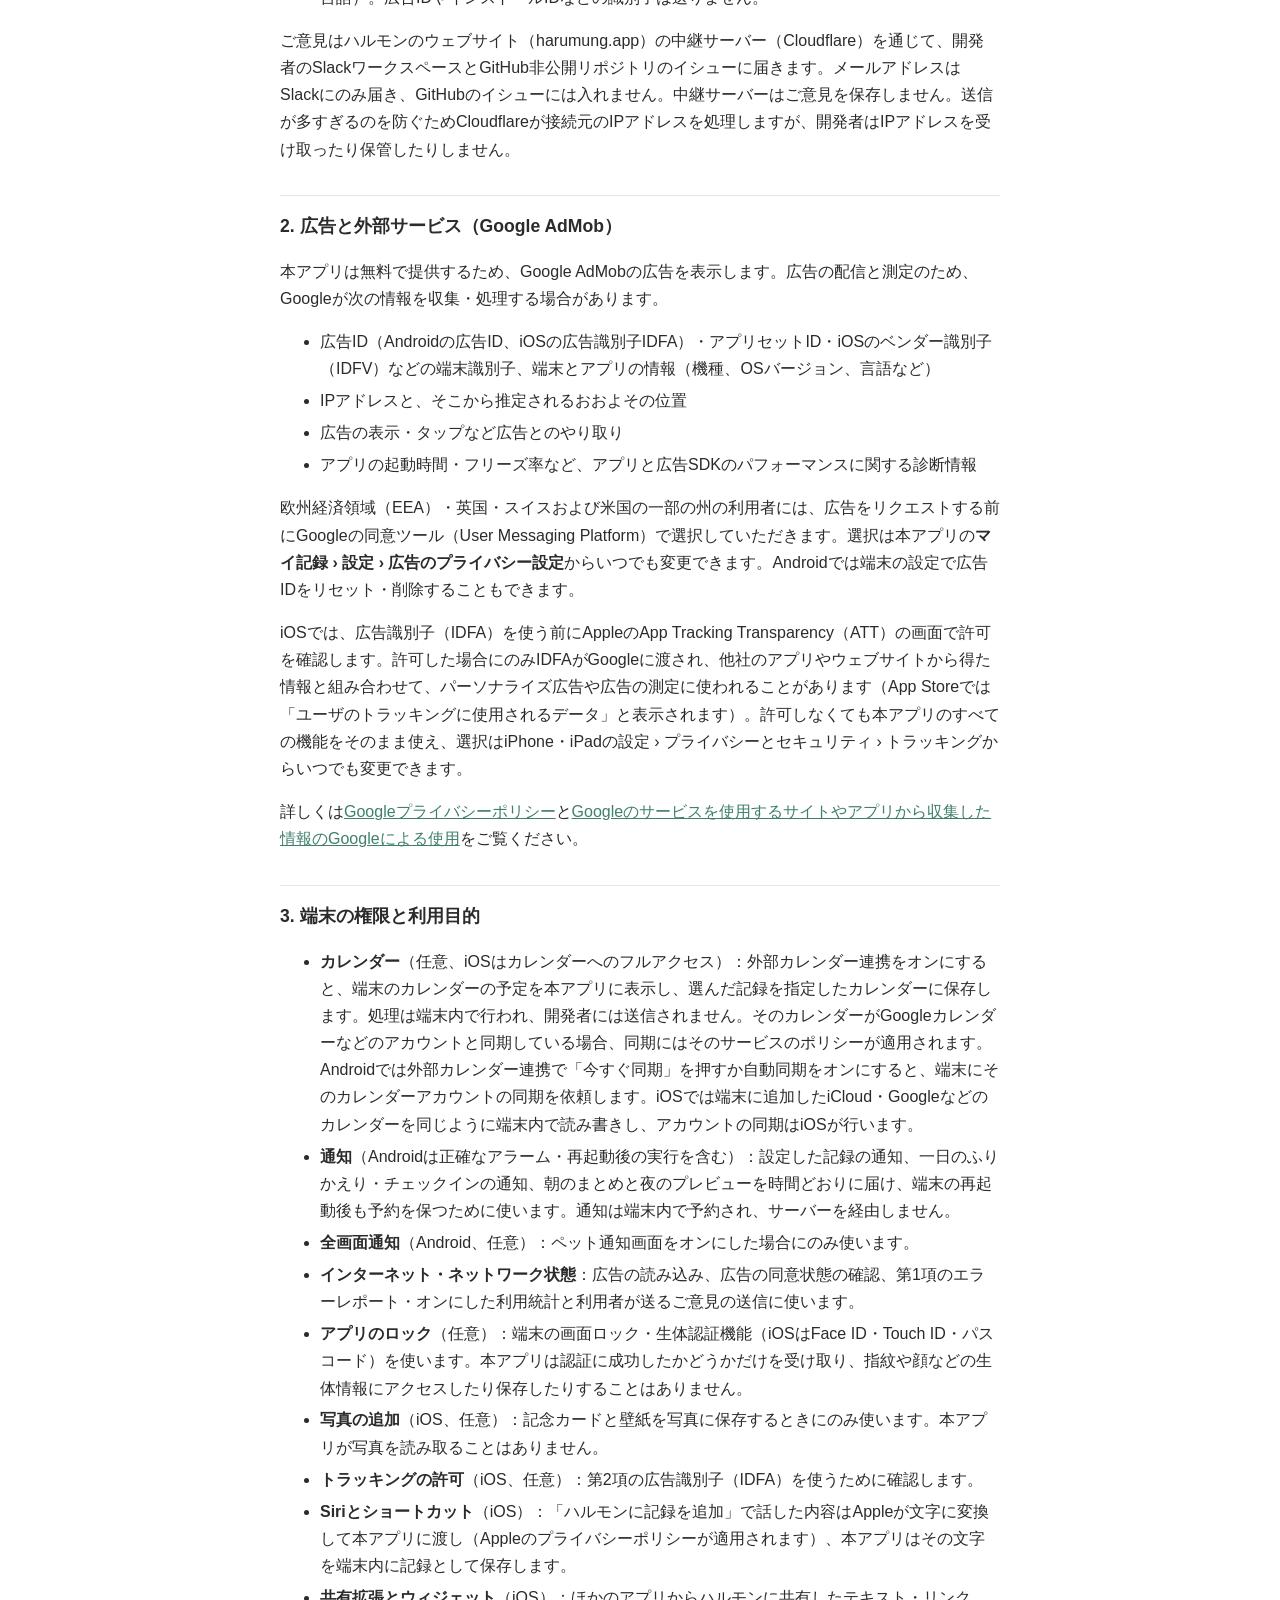
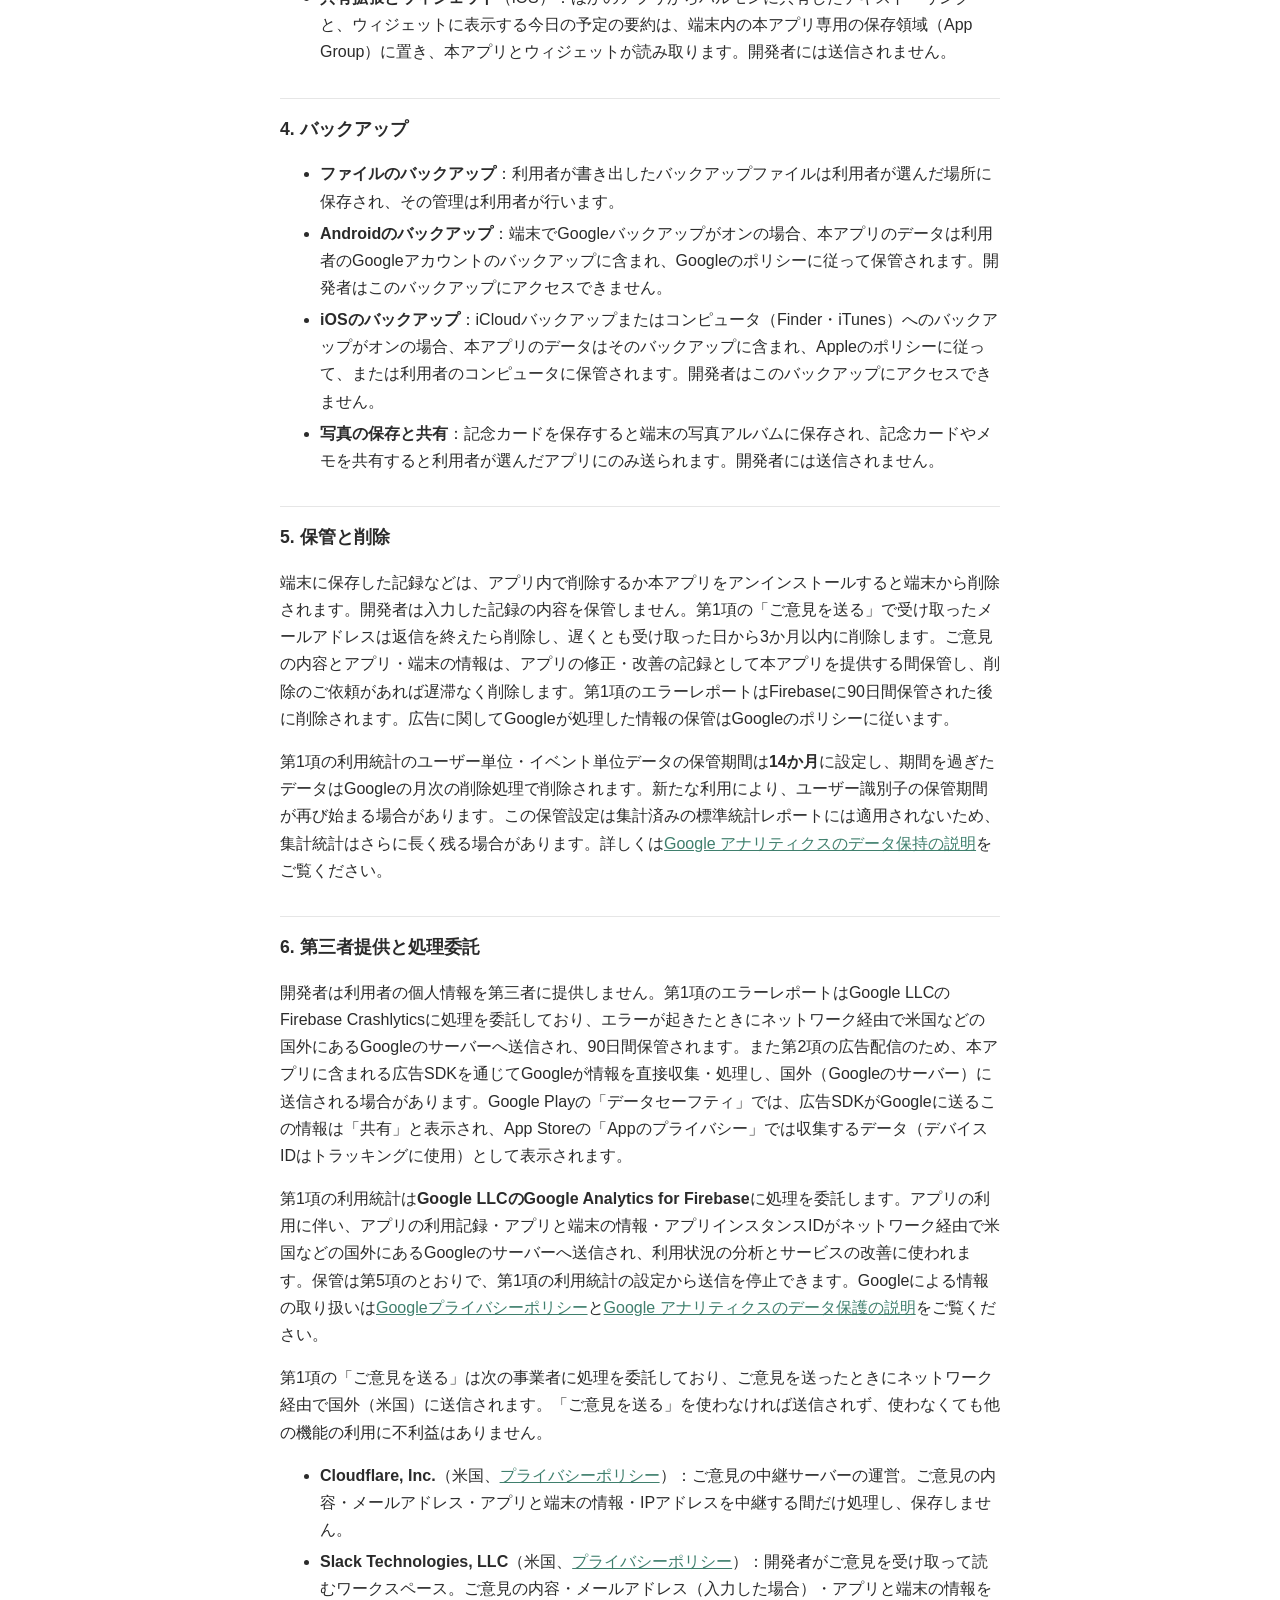
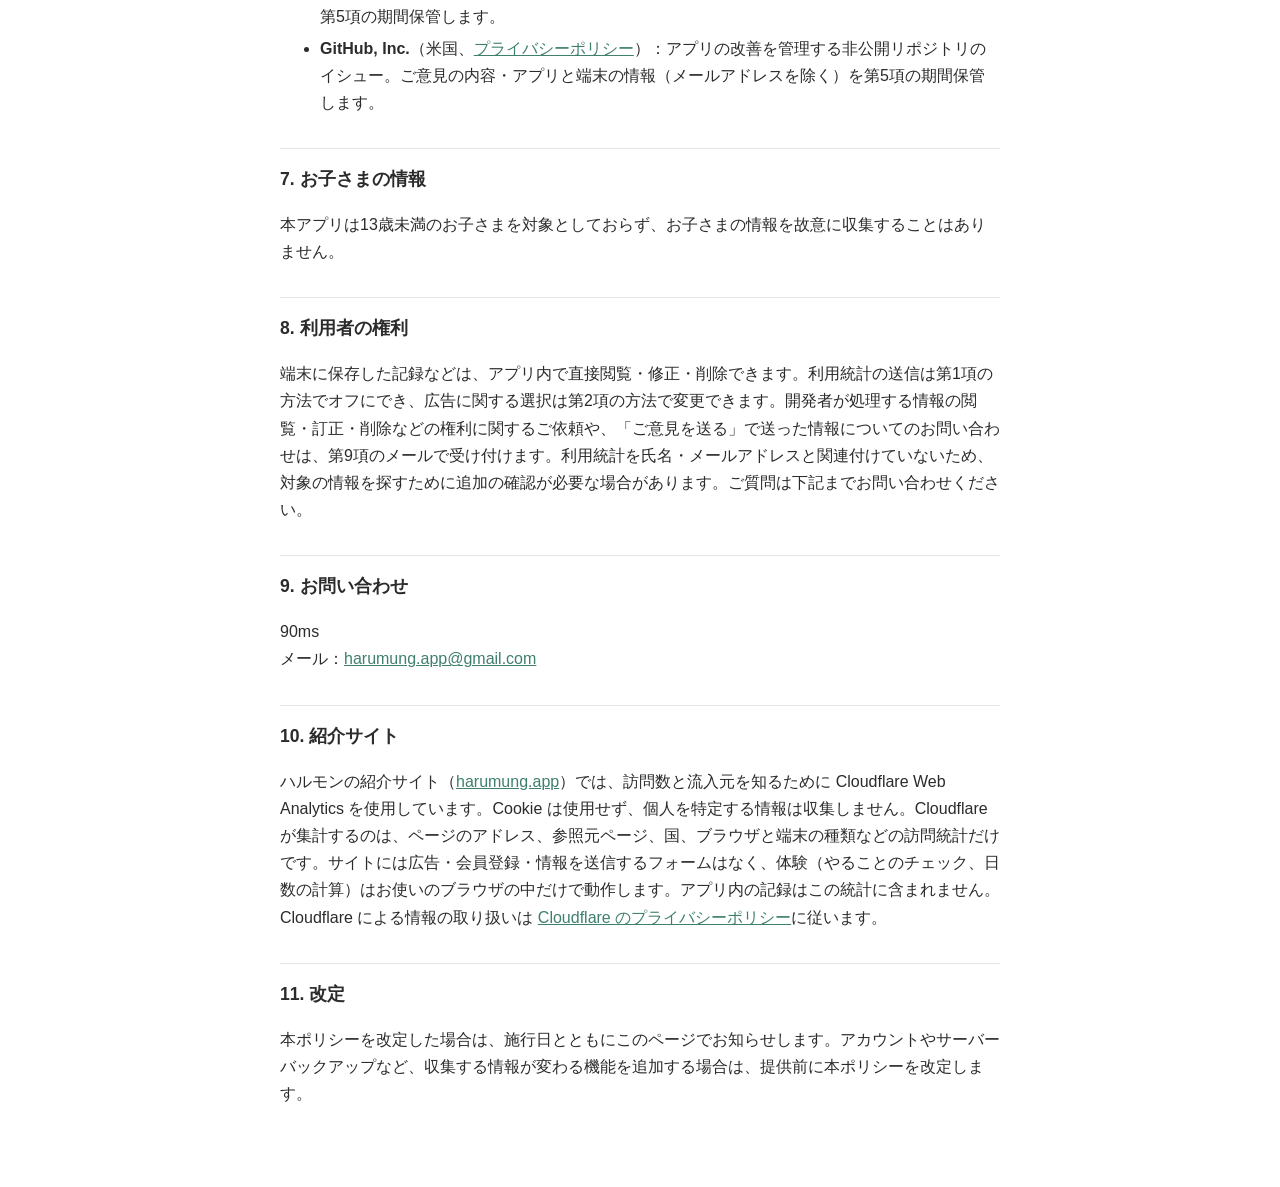
<file: ja/index.html>
<!doctype html>
<html lang="ja">
<head>
<meta charset="utf-8">
<meta name="viewport" content="width=device-width, initial-scale=1">
<title>ハルモン プライバシーポリシー</title>
<link rel="stylesheet" href="../style.css">
</head>
<body>
<main>
<nav class="lang"><a href="../">한국어</a> · <a href="../en/">English</a> · <strong>日本語</strong></nav>
<h1>ハルモン プライバシーポリシー</h1>
<p class="meta">施行日：2026年11月7日</p>

<p>90ms（以下「開発者」）は、Android・iOSアプリ<strong>ハルモン</strong>（以下「本アプリ」）をご利用の方の個人情報を大切に扱います。本ポリシーでは、本アプリが扱う情報の保存場所と利用方法を説明します。</p>

<h2>1. 開発者が収集する情報</h2>
<p>本アプリには会員登録・ログインがありません。記録、大切な日、メモ、一日のふりかえりに書いた内容や、自分で付けた名前は<strong>利用者の端末内に</strong>保存され、開発者に送信されることはありません。開発者がこれらの内容を閲覧・保管・提供することはありません。ペット・庭の情報や設定も端末に保存されますが、下記の利用統計には、選んだ機能・設定の種類やオン・オフなど、あらかじめ定めた値が含まれることがあります。</p>
<p>ただし本アプリが異常終了した場合は、原因を調べて修正するため、次のエラーレポートがGoogleのFirebase Crashlyticsを通じて開発者に届きます。入力した記録やメモなどの内容は含まれません。</p>
<ul>
<li>エラーが起きたコードの位置（スタックトレース）とそのときのアプリの状態（アプリのバージョン、メモリ、画面の向きなど）</li>
<li>端末の情報（機種、OSバージョンなど）</li>
<li>Crashlyticsのインストール識別子（エラーが起きたインストール数を数えるために使い、利用者や端末を特定しません）</li>
</ul>

<p><strong>アプリの利用統計（バージョン1.1.3から）</strong>：どの画面や機能が使われているかを把握してアプリを改善するため、Google Analytics for Firebase（GA4）を利用します。利用統計がオンの場合、次の情報がGoogleに送信され、開発者が統計として確認します。</p>
<ul>
<li>アプリの利用記録：アプリの起動・画面の表示・機能の利用・広告の表示などのイベント、機能の種類・結果、設定のオン・オフ、件数や時間の範囲など、アプリが定めた値</li>
<li>アプリと端末の情報：アプリのバージョン、端末の機種、OSバージョン、言語など。Googleは接続元のIPアドレスを国・地域などのおおよその位置の推定やサービスの運営に利用し、元のIPアドレスは利用後に破棄します。本アプリはGPSなどの正確な位置情報を収集しません。</li>
<li>アプリインスタンスID：インストールごとにGoogleが生成するランダムな識別子で、インストール数や利用統計の計算に使います。開発者は氏名・メールアドレスやログインアカウントと関連付けません。</li>
</ul>
<p>利用統計には、記録・メモ・ふりかえりに書いた文章、自分で付けた名前、外部カレンダーの予定の内容、検索語、ふりかえりの気持ち、正確な予定の日付・時刻、記録IDを送りません。この統計での広告ID（Androidの広告ID・IDFA）とIDFVの収集はオフにしており、統計をパーソナライズ広告に利用しません。第2項の広告SDKによる情報の処理とは別です。</p>
<p>利用統計は初期設定でオンですが、<strong>マイ記録 › 設定 › 利用統計 › 利用統計を送る</strong>からいつでもオフにできます。選択を反映した後は、アプリが直接記録する新たな利用イベントの送信を停止します。すでに収集した情報が直ちに削除されるわけではありません（保管期間は第5項）。同意が必要な地域では、関連する同意が得られた場合のみ送信します。ただし、同意を撤回している間に端末上で生成された SDK の自動セッションイベントが、再同意後に遅れて送信された事例があります。この選択は端末ごとに保存され、オフにしても他の機能をそのまま使えます。</p>

<p>また、利用者が<strong>マイ記録 › 設定 › ご意見を送る</strong>から自分でご意見を送ったときに限り、お問い合わせに答え、アプリの問題を確認・改善するため、次の情報が開発者に届きます。ご意見を送らなければ、この機能を通じた情報は送信されません。</p>
<ul>
<li>ご意見の内容（利用者が書いた文章）</li>
<li>返信用メールアドレス（任意。入力して同意した場合のみ）</li>
<li>アプリと端末の情報（アプリのバージョン・ビルド、OSバージョン、端末のモデル、アプリの言語）。広告IDやインストールIDなどの識別子は送りません。</li>
</ul>
<p>ご意見はハルモンのウェブサイト（harumung.app）の中継サーバー（Cloudflare）を通じて、開発者のSlackワークスペースとGitHub非公開リポジトリのイシューに届きます。メールアドレスはSlackにのみ届き、GitHubのイシューには入れません。中継サーバーはご意見を保存しません。送信が多すぎるのを防ぐためCloudflareが接続元のIPアドレスを処理しますが、開発者はIPアドレスを受け取ったり保管したりしません。</p>

<h2>2. 広告と外部サービス（Google AdMob）</h2>
<p>本アプリは無料で提供するため、Google AdMobの広告を表示します。広告の配信と測定のため、Googleが次の情報を収集・処理する場合があります。</p>
<ul>
<li>広告ID（Androidの広告ID、iOSの広告識別子IDFA）・アプリセットID・iOSのベンダー識別子（IDFV）などの端末識別子、端末とアプリの情報（機種、OSバージョン、言語など）</li>
<li>IPアドレスと、そこから推定されるおおよその位置</li>
<li>広告の表示・タップなど広告とのやり取り</li>
<li>アプリの起動時間・フリーズ率など、アプリと広告SDKのパフォーマンスに関する診断情報</li>
</ul>
<p>欧州経済領域（EEA）・英国・スイスおよび米国の一部の州の利用者には、広告をリクエストする前にGoogleの同意ツール（User Messaging Platform）で選択していただきます。選択は本アプリの<strong>マイ記録 › 設定 › 広告のプライバシー設定</strong>からいつでも変更できます。Androidでは端末の設定で広告IDをリセット・削除することもできます。</p>
<p>iOSでは、広告識別子（IDFA）を使う前にAppleのApp Tracking Transparency（ATT）の画面で許可を確認します。許可した場合にのみIDFAがGoogleに渡され、他社のアプリやウェブサイトから得た情報と組み合わせて、パーソナライズ広告や広告の測定に使われることがあります（App Storeでは「ユーザのトラッキングに使用されるデータ」と表示されます）。許可しなくても本アプリのすべての機能をそのまま使え、選択はiPhone・iPadの設定 › プライバシーとセキュリティ › トラッキングからいつでも変更できます。</p>
<p>詳しくは<a href="https://policies.google.com/privacy">Googleプライバシーポリシー</a>と<a href="https://policies.google.com/technologies/partner-sites">Googleのサービスを使用するサイトやアプリから収集した情報のGoogleによる使用</a>をご覧ください。</p>

<h2>3. 端末の権限と利用目的</h2>
<ul>
<li><strong>カレンダー</strong>（任意、iOSはカレンダーへのフルアクセス）：外部カレンダー連携をオンにすると、端末のカレンダーの予定を本アプリに表示し、選んだ記録を指定したカレンダーに保存します。処理は端末内で行われ、開発者には送信されません。そのカレンダーがGoogleカレンダーなどのアカウントと同期している場合、同期にはそのサービスのポリシーが適用されます。Androidでは外部カレンダー連携で「今すぐ同期」を押すか自動同期をオンにすると、端末にそのカレンダーアカウントの同期を依頼します。iOSでは端末に追加したiCloud・Googleなどのカレンダーを同じように端末内で読み書きし、アカウントの同期はiOSが行います。</li>
<li><strong>通知</strong>（Androidは正確なアラーム・再起動後の実行を含む）：設定した記録の通知、一日のふりかえり・チェックインの通知、朝のまとめと夜のプレビューを時間どおりに届け、端末の再起動後も予約を保つために使います。通知は端末内で予約され、サーバーを経由しません。</li>
<li><strong>全画面通知</strong>（Android、任意）：ペット通知画面をオンにした場合にのみ使います。</li>
<li><strong>インターネット・ネットワーク状態</strong>：広告の読み込み、広告の同意状態の確認、第1項のエラーレポート・オンにした利用統計と利用者が送るご意見の送信に使います。</li>
<li><strong>アプリのロック</strong>（任意）：端末の画面ロック・生体認証機能（iOSはFace ID・Touch ID・パスコード）を使います。本アプリは認証に成功したかどうかだけを受け取り、指紋や顔などの生体情報にアクセスしたり保存したりすることはありません。</li>
<li><strong>写真の追加</strong>（iOS、任意）：記念カードと壁紙を写真に保存するときにのみ使います。本アプリが写真を読み取ることはありません。</li>
<li><strong>トラッキングの許可</strong>（iOS、任意）：第2項の広告識別子（IDFA）を使うために確認します。</li>
<li><strong>Siriとショートカット</strong>（iOS）：「ハルモンに記録を追加」で話した内容はAppleが文字に変換して本アプリに渡し（Appleのプライバシーポリシーが適用されます）、本アプリはその文字を端末内に記録として保存します。</li>
<li><strong>共有拡張とウィジェット</strong>（iOS）：ほかのアプリからハルモンに共有したテキスト・リンクと、ウィジェットに表示する今日の予定の要約は、端末内の本アプリ専用の保存領域（App Group）に置き、本アプリとウィジェットが読み取ります。開発者には送信されません。</li>
</ul>

<h2>4. バックアップ</h2>
<ul>
<li><strong>ファイルのバックアップ</strong>：利用者が書き出したバックアップファイルは利用者が選んだ場所に保存され、その管理は利用者が行います。</li>
<li><strong>Androidのバックアップ</strong>：端末でGoogleバックアップがオンの場合、本アプリのデータは利用者のGoogleアカウントのバックアップに含まれ、Googleのポリシーに従って保管されます。開発者はこのバックアップにアクセスできません。</li>
<li><strong>iOSのバックアップ</strong>：iCloudバックアップまたはコンピュータ（Finder・iTunes）へのバックアップがオンの場合、本アプリのデータはそのバックアップに含まれ、Appleのポリシーに従って、または利用者のコンピュータに保管されます。開発者はこのバックアップにアクセスできません。</li>
<li><strong>写真の保存と共有</strong>：記念カードを保存すると端末の写真アルバムに保存され、記念カードやメモを共有すると利用者が選んだアプリにのみ送られます。開発者には送信されません。</li>
</ul>

<h2>5. 保管と削除</h2>
<p>端末に保存した記録などは、アプリ内で削除するか本アプリをアンインストールすると端末から削除されます。開発者は入力した記録の内容を保管しません。第1項の「ご意見を送る」で受け取ったメールアドレスは返信を終えたら削除し、遅くとも受け取った日から3か月以内に削除します。ご意見の内容とアプリ・端末の情報は、アプリの修正・改善の記録として本アプリを提供する間保管し、削除のご依頼があれば遅滞なく削除します。第1項のエラーレポートはFirebaseに90日間保管された後に削除されます。広告に関してGoogleが処理した情報の保管はGoogleのポリシーに従います。</p>
<p>第1項の利用統計のユーザー単位・イベント単位データの保管期間は<strong>14か月</strong>に設定し、期間を過ぎたデータはGoogleの月次の削除処理で削除されます。新たな利用により、ユーザー識別子の保管期間が再び始まる場合があります。この保管設定は集計済みの標準統計レポートには適用されないため、集計統計はさらに長く残る場合があります。詳しくは<a href="https://support.google.com/analytics/answer/7667196?hl=ja">Google アナリティクスのデータ保持の説明</a>をご覧ください。</p>

<h2>6. 第三者提供と処理委託</h2>
<p>開発者は利用者の個人情報を第三者に提供しません。第1項のエラーレポートはGoogle LLCのFirebase Crashlyticsに処理を委託しており、エラーが起きたときにネットワーク経由で米国などの国外にあるGoogleのサーバーへ送信され、90日間保管されます。また第2項の広告配信のため、本アプリに含まれる広告SDKを通じてGoogleが情報を直接収集・処理し、国外（Googleのサーバー）に送信される場合があります。Google Playの「データセーフティ」では、広告SDKがGoogleに送るこの情報は「共有」と表示され、App Storeの「Appのプライバシー」では収集するデータ（デバイスIDはトラッキングに使用）として表示されます。</p>
<p>第1項の利用統計は<strong>Google LLCのGoogle Analytics for Firebase</strong>に処理を委託します。アプリの利用に伴い、アプリの利用記録・アプリと端末の情報・アプリインスタンスIDがネットワーク経由で米国などの国外にあるGoogleのサーバーへ送信され、利用状況の分析とサービスの改善に使われます。保管は第5項のとおりで、第1項の利用統計の設定から送信を停止できます。Googleによる情報の取り扱いは<a href="https://policies.google.com/privacy">Googleプライバシーポリシー</a>と<a href="https://support.google.com/analytics/answer/6004245?hl=ja">Google アナリティクスのデータ保護の説明</a>をご覧ください。</p>
<p>第1項の「ご意見を送る」は次の事業者に処理を委託しており、ご意見を送ったときにネットワーク経由で国外（米国）に送信されます。「ご意見を送る」を使わなければ送信されず、使わなくても他の機能の利用に不利益はありません。</p>
<ul>
<li><strong>Cloudflare, Inc.</strong>（米国、<a href="https://www.cloudflare.com/privacypolicy/">プライバシーポリシー</a>）：ご意見の中継サーバーの運営。ご意見の内容・メールアドレス・アプリと端末の情報・IPアドレスを中継する間だけ処理し、保存しません。</li>
<li><strong>Slack Technologies, LLC</strong>（米国、<a href="https://slack.com/trust/privacy/privacy-policy">プライバシーポリシー</a>）：開発者がご意見を受け取って読むワークスペース。ご意見の内容・メールアドレス（入力した場合）・アプリと端末の情報を第5項の期間保管します。</li>
<li><strong>GitHub, Inc.</strong>（米国、<a href="https://docs.github.com/site-policy/privacy-policies/github-general-privacy-statement">プライバシーポリシー</a>）：アプリの改善を管理する非公開リポジトリのイシュー。ご意見の内容・アプリと端末の情報（メールアドレスを除く）を第5項の期間保管します。</li>
</ul>

<h2>7. お子さまの情報</h2>
<p>本アプリは13歳未満のお子さまを対象としておらず、お子さまの情報を故意に収集することはありません。</p>

<h2>8. 利用者の権利</h2>
<p>端末に保存した記録などは、アプリ内で直接閲覧・修正・削除できます。利用統計の送信は第1項の方法でオフにでき、広告に関する選択は第2項の方法で変更できます。開発者が処理する情報の閲覧・訂正・削除などの権利に関するご依頼や、「ご意見を送る」で送った情報についてのお問い合わせは、第9項のメールで受け付けます。利用統計を氏名・メールアドレスと関連付けていないため、対象の情報を探すために追加の確認が必要な場合があります。ご質問は下記までお問い合わせください。</p>

<h2>9. お問い合わせ</h2>
<p>90ms<br>メール：<a href="mailto:harumung.app@gmail.com">harumung.app@gmail.com</a></p>

<h2>10. 紹介サイト</h2>
<p>ハルモンの紹介サイト（<a href="https://harumung.app">harumung.app</a>）では、訪問数と流入元を知るために Cloudflare Web Analytics を使用しています。Cookie は使用せず、個人を特定する情報は収集しません。Cloudflare が集計するのは、ページのアドレス、参照元ページ、国、ブラウザと端末の種類などの訪問統計だけです。サイトには広告・会員登録・情報を送信するフォームはなく、体験（やることのチェック、日数の計算）はお使いのブラウザの中だけで動作します。アプリ内の記録はこの統計に含まれません。Cloudflare による情報の取り扱いは <a href="https://www.cloudflare.com/privacypolicy/">Cloudflare のプライバシーポリシー</a>に従います。</p>

<h2>11. 改定</h2>
<p>本ポリシーを改定した場合は、施行日とともにこのページでお知らせします。アカウントやサーバーバックアップなど、収集する情報が変わる機能を追加する場合は、提供前に本ポリシーを改定します。</p>
</main>
</body>
</html>
</file>
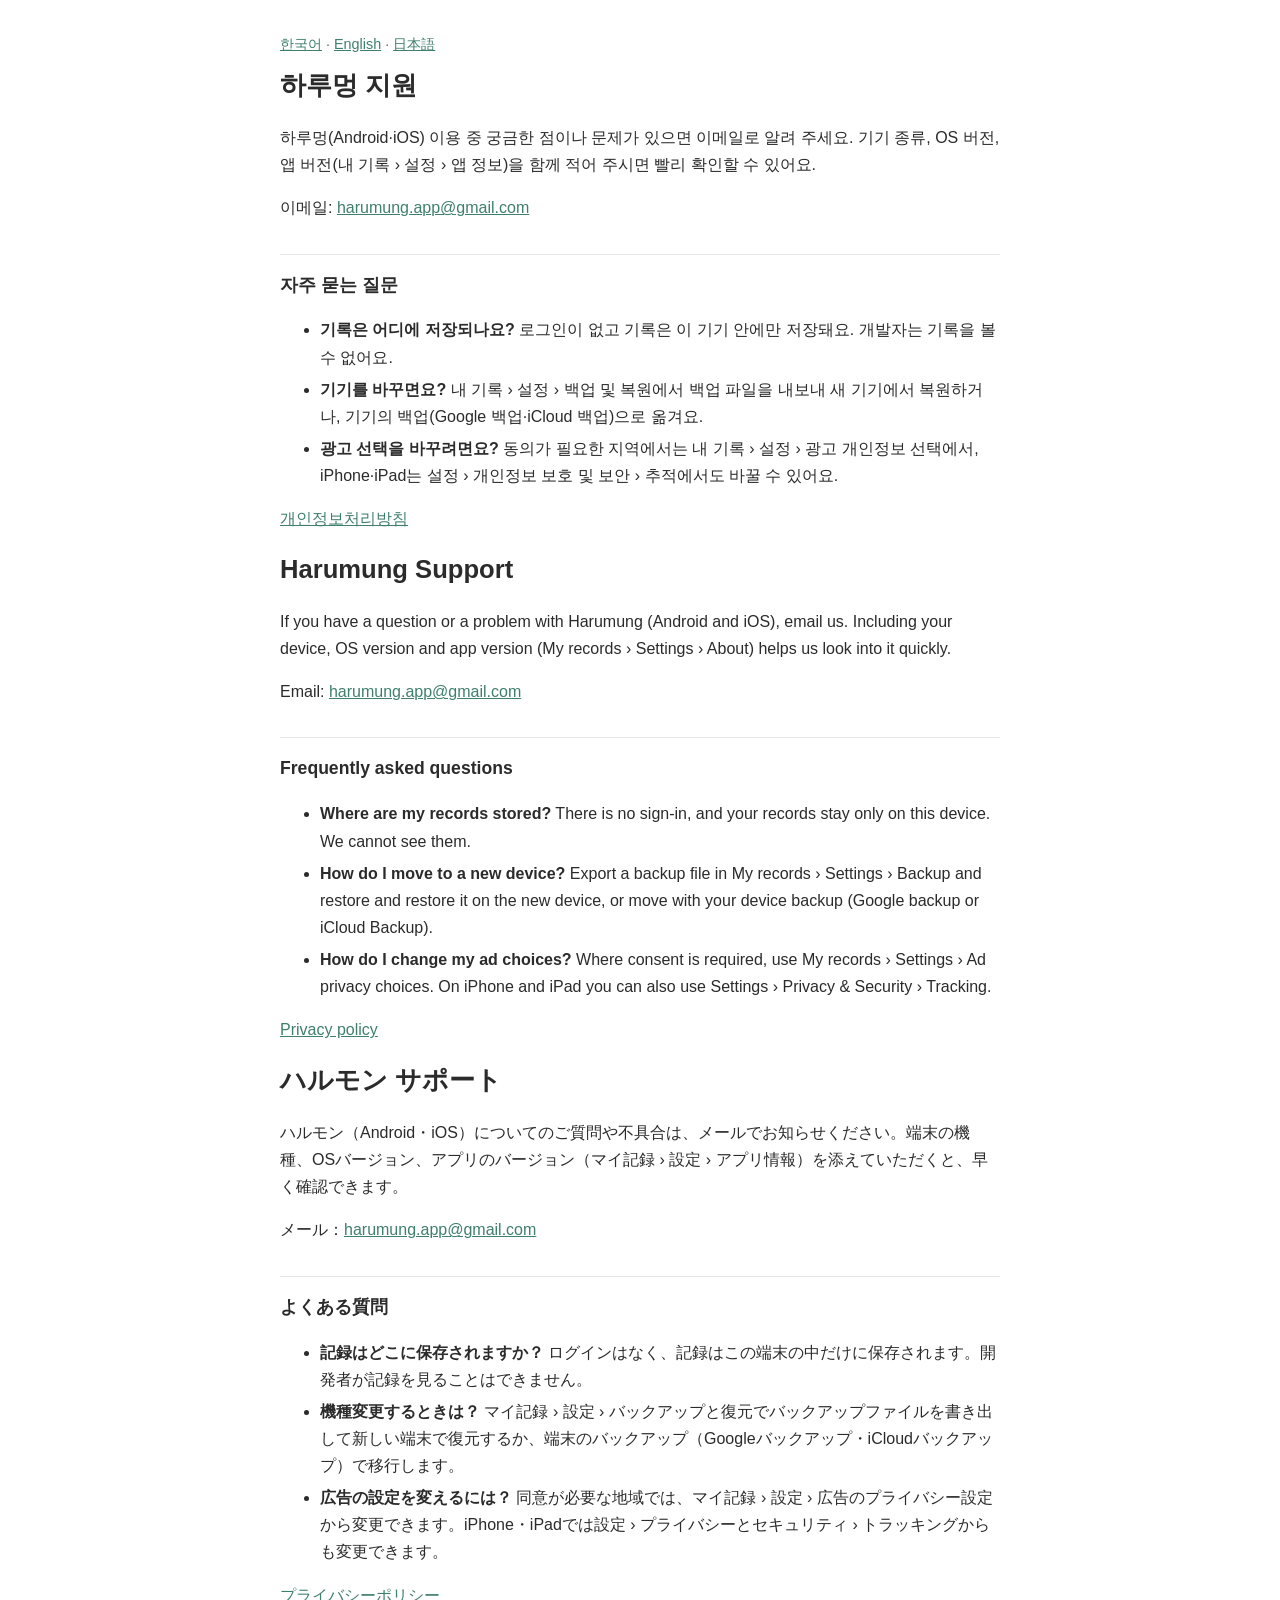
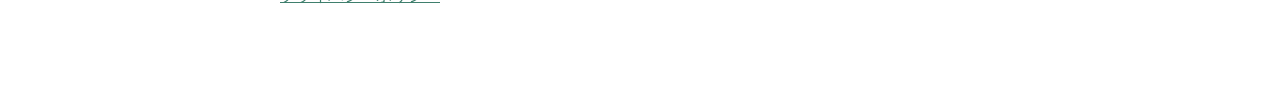
<file: support.html>
<!doctype html>
<html lang="ko">
<head>
<meta charset="utf-8">
<meta name="viewport" content="width=device-width, initial-scale=1">
<title>하루멍 지원 · Harumung Support · ハルモン サポート</title>
<link rel="stylesheet" href="style.css">
</head>
<body>
<main>
<nav class="lang"><a href="#ko">한국어</a> · <a href="#en">English</a> · <a href="#ja">日本語</a></nav>

<section id="ko" lang="ko">
<h1>하루멍 지원</h1>
<p>하루멍(Android·iOS) 이용 중 궁금한 점이나 문제가 있으면 이메일로 알려 주세요. 기기 종류, OS 버전, 앱 버전(내 기록 › 설정 › 앱 정보)을 함께 적어 주시면 빨리 확인할 수 있어요.</p>
<p>이메일: <a href="mailto:harumung.app@gmail.com">harumung.app@gmail.com</a></p>
<h2>자주 묻는 질문</h2>
<ul>
<li><strong>기록은 어디에 저장되나요?</strong> 로그인이 없고 기록은 이 기기 안에만 저장돼요. 개발자는 기록을 볼 수 없어요.</li>
<li><strong>기기를 바꾸면요?</strong> 내 기록 › 설정 › 백업 및 복원에서 백업 파일을 내보내 새 기기에서 복원하거나, 기기의 백업(Google 백업·iCloud 백업)으로 옮겨요.</li>
<li><strong>광고 선택을 바꾸려면요?</strong> 동의가 필요한 지역에서는 내 기록 › 설정 › 광고 개인정보 선택에서, iPhone·iPad는 설정 › 개인정보 보호 및 보안 › 추적에서도 바꿀 수 있어요.</li>
</ul>
<p><a href="./">개인정보처리방침</a></p>
</section>

<section id="en" lang="en">
<h1>Harumung Support</h1>
<p>If you have a question or a problem with Harumung (Android and iOS), email us. Including your device, OS version and app version (My records › Settings › About) helps us look into it quickly.</p>
<p>Email: <a href="mailto:harumung.app@gmail.com">harumung.app@gmail.com</a></p>
<h2>Frequently asked questions</h2>
<ul>
<li><strong>Where are my records stored?</strong> There is no sign-in, and your records stay only on this device. We cannot see them.</li>
<li><strong>How do I move to a new device?</strong> Export a backup file in My records › Settings › Backup and restore and restore it on the new device, or move with your device backup (Google backup or iCloud Backup).</li>
<li><strong>How do I change my ad choices?</strong> Where consent is required, use My records › Settings › Ad privacy choices. On iPhone and iPad you can also use Settings › Privacy &amp; Security › Tracking.</li>
</ul>
<p><a href="en/">Privacy policy</a></p>
</section>

<section id="ja" lang="ja">
<h1>ハルモン サポート</h1>
<p>ハルモン（Android・iOS）についてのご質問や不具合は、メールでお知らせください。端末の機種、OSバージョン、アプリのバージョン（マイ記録 › 設定 › アプリ情報）を添えていただくと、早く確認できます。</p>
<p>メール：<a href="mailto:harumung.app@gmail.com">harumung.app@gmail.com</a></p>
<h2>よくある質問</h2>
<ul>
<li><strong>記録はどこに保存されますか？</strong> ログインはなく、記録はこの端末の中だけに保存されます。開発者が記録を見ることはできません。</li>
<li><strong>機種変更するときは？</strong> マイ記録 › 設定 › バックアップと復元でバックアップファイルを書き出して新しい端末で復元するか、端末のバックアップ（Googleバックアップ・iCloudバックアップ）で移行します。</li>
<li><strong>広告の設定を変えるには？</strong> 同意が必要な地域では、マイ記録 › 設定 › 広告のプライバシー設定から変更できます。iPhone・iPadでは設定 › プライバシーとセキュリティ › トラッキングからも変更できます。</li>
</ul>
<p><a href="ja/">プライバシーポリシー</a></p>
</section>
</main>
</body>
</html>
</file>
<file: style.css>
:root { color-scheme: light dark; --bg: #ffffff; --fg: #2b2b2b; --muted: #6b6b6b; --line: #e6e6e6; --accent: #3f7f6d; }
@media (prefers-color-scheme: dark) { :root { --bg: #1d1d1f; --fg: #ececec; --muted: #a0a0a0; --line: #333336; --accent: #7cc4ad; } }
body { margin: 0; background: var(--bg); color: var(--fg); font: 16px/1.7 -apple-system, "Apple SD Gothic Neo", "Noto Sans KR", "Noto Sans JP", "Segoe UI", sans-serif; }
main { max-width: 720px; margin: 0 auto; padding: 32px 16px 64px; }
h1 { font-size: 1.6rem; margin: 8px 0 4px; }
h2 { font-size: 1.1rem; margin-top: 2rem; padding-top: 1rem; border-top: 1px solid var(--line); }
a { color: var(--accent); }
.meta, .lang { color: var(--muted); font-size: 0.9rem; }
li { margin: 0.3rem 0; }
</file>
